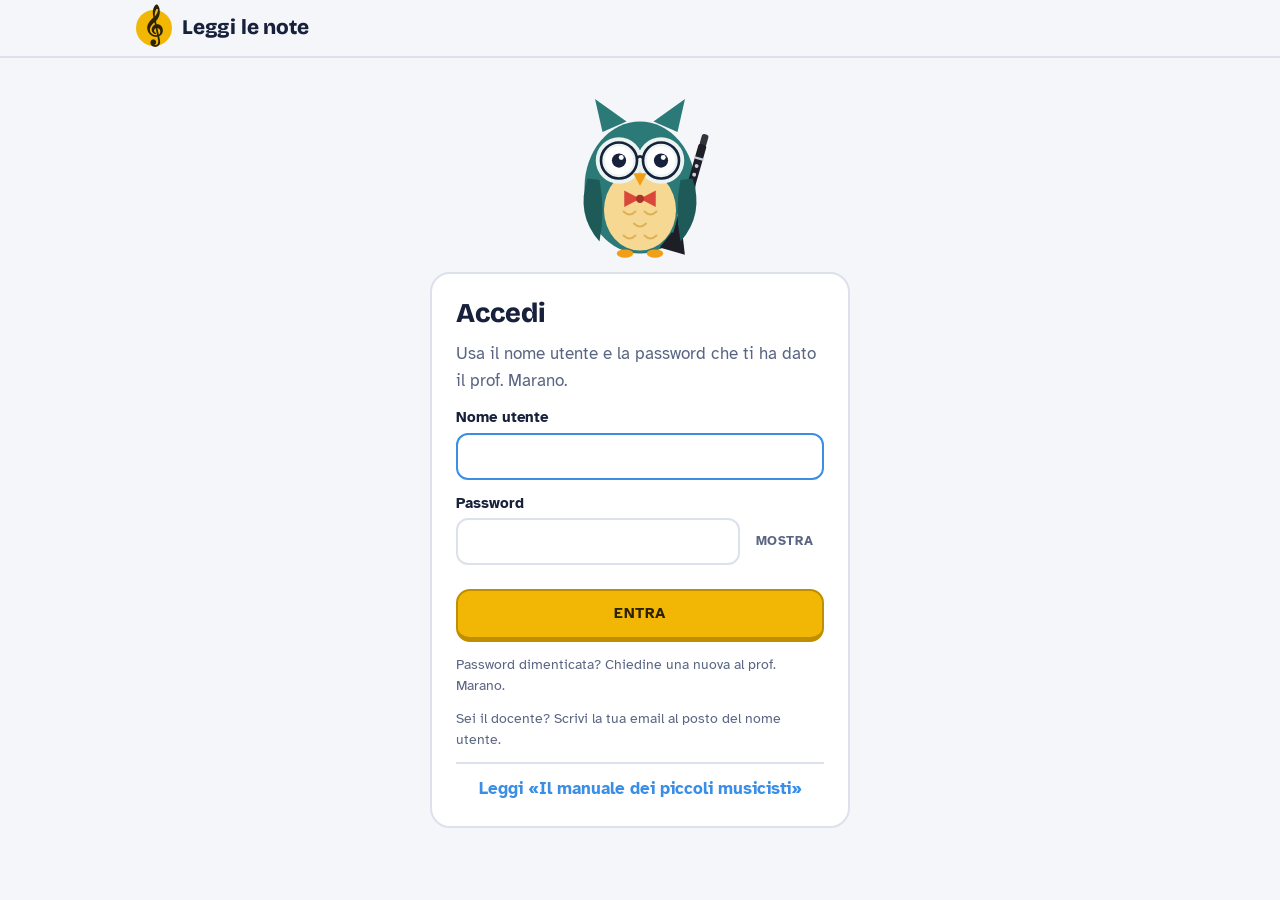
<file: index.html>
<!doctype html>
<html lang="it">
<head>
<meta charset="utf-8">
<meta name="viewport" content="width=device-width, initial-scale=1, viewport-fit=cover">
<title>Leggi le note</title>
<link rel="preconnect" href="https://fonts.googleapis.com">
<link rel="preconnect" href="https://fonts.gstatic.com" crossorigin>
<link rel="stylesheet" href="https://fonts.googleapis.com/css2?family=Atkinson+Hyperlegible:ital,wght@0,400;0,700;1,400&family=Bricolage+Grotesque:opsz,wght@12..96,600..800&family=Noto+Music&display=swap">
<link rel="stylesheet" href="css/stile.css?v=20261101b">
</head>
<body>
<header class="top">
  <div class="top-in">
    <div class="brand"><span class="brand-mark" aria-hidden="true">&#x1D11E;</span><span>Leggi le note</span></div>
    <nav class="tabs" aria-label="Sezioni">
      <button class="tab" id="tab-percorso" data-view="percorso">Percorso</button>
      <button class="tab" id="tab-classe" data-view="classe">Classe</button>
      <button class="tab" id="tab-lezioni" data-view="lezioni">Lezioni</button>
      <button class="tab" id="tab-profilo" data-view="profilo">Profilo</button>
      <a class="tab" href="manuale.html">Manuale</a>
      <button class="tab" id="tab-docente" data-view="docente" hidden>Docente</button>
    </nav>
    <div class="stats-top">
      <span class="stat-chip" id="chipSerie" title="Giorni di fila con almeno un allenamento"></span>
      <span class="stat-chip" id="chipXp" title="Punti esperienza"></span>
      <span class="stat-chip" id="chipEnergia"></span>
    </div>
  </div>
</header>

<main>
  <section class="view" id="v-accesso" hidden>
    <div class="col">
      <div class="login">
        <div class="login-owl" id="loginOwl"></div>
        <form class="login-card" id="loginForm" novalidate>
          <h1>Accedi</h1>
          <p class="muted">Usa il nome utente e la password che ti ha dato il prof. Marano.</p>
          <label class="fld"><span>Nome utente</span><input class="field" id="lUser" autocomplete="username" autocapitalize="none" spellcheck="false" required></label>
          <label class="fld"><span>Password</span><span class="pw-row"><input class="field" id="lPass" type="password" autocomplete="current-password" required><button type="button" class="btn-plain" id="lShow">Mostra</button></span></label>
          <p class="err" id="lErr" role="alert"></p>
          <button class="btn3d primary" type="submit" id="lGo">Entra</button>
          <p class="muted small">Password dimenticata? Chiedine una nuova al prof. Marano.</p>
          <p class="muted small">Sei il docente? Scrivi la tua email al posto del nome utente.</p>
          <a class="manual-link" href="manuale.html">Leggi «Il manuale dei piccoli musicisti»</a>
        </form>
        <form class="login-card" id="teacherForm" novalidate hidden>
          <h1>Account docente</h1>
          <p class="muted">Crea l'account con cui gestirai classi e studenti. Dopo la creazione va attivato una sola volta.</p>
          <label class="fld"><span>Email</span><input class="field" id="tEmail" type="email" autocomplete="email" required></label>
          <label class="fld"><span>Password (almeno 10 caratteri)</span><input class="field" id="tPass" type="password" autocomplete="new-password" required></label>
          <label class="fld"><span>Ripeti la password</span><input class="field" id="tPass2" type="password" autocomplete="new-password" required></label>
          <p class="err" id="tErr" role="alert"></p>
          <button class="btn3d primary" type="submit" id="tGo">Crea account docente</button>
        </form>
      </div>
    </div>
  </section>

  <section class="view" id="v-classe" hidden>
    <div class="col" id="classe"></div>
  </section>

  <section class="view" id="v-docente" hidden>
    <div class="wide" id="docente"></div>
  </section>

  <section class="view" id="v-percorso" hidden>
    <div class="col">
      <div class="hero" id="hero"></div>
      <div id="path"></div>
    </div>
  </section>

  <section class="view" id="v-lezioni" hidden>
    <div class="wide">
      <div class="lessons">
        <nav class="toc" aria-label="Elenco lezioni">
          <div class="eyebrow">Lezioni</div>
          <ol id="toc"></ol>
        </nav>
        <article class="lesson" id="lesson"></article>
      </div>
    </div>
  </section>

  <section class="view" id="v-profilo" hidden>
    <div class="col" id="profilo"></div>
  </section>

  <section class="view" id="v-sessione" hidden>
    <div class="sess">
      <div class="sess-top">
        <button class="icon-btn" id="exitBtn" aria-label="Esci dalla tappa">
          <svg viewBox="0 0 24 24" aria-hidden="true"><path d="M6 6l12 12M18 6L6 18" stroke="currentColor" stroke-width="2.6" stroke-linecap="round"/></svg>
        </button>
        <div class="pbar" aria-hidden="true"><i id="pFill"></i></div>
        <span class="sess-count" id="sessCount">1/10</span>
      </div>
      <div class="sess-body">
        <h2 class="prompt" id="prompt">Come si chiama questa nota?</h2>
        <div class="stage" id="stage"></div>
        <div class="answers" id="answers"></div>
        <div class="piano-wrap" id="pianoWrap" hidden><div class="piano" id="piano"></div></div>
        <p class="hint" id="hint"></p>
      </div>
    </div>
  </section>

  <section class="view" id="v-esito" hidden>
    <div class="col" id="esito"></div>
  </section>
</main>

<div class="sheet" id="sheet" hidden>
  <div class="sheet-in">
    <div class="sheet-owl" id="sheetOwl"></div>
    <div class="sheet-text">
      <strong id="sheetTitle"></strong>
      <span id="sheetMsg"></span>
    </div>
    <button class="btn3d" id="sheetBtn">Continua</button>
  </div>
</div>

<div class="modal" id="exitModal" hidden>
  <div class="modal-card" role="dialog" aria-modal="true" aria-labelledby="exitTitle">
    <div id="exitOwl"></div>
    <h3 id="exitTitle">Vuoi davvero uscire?</h3>
    <p>Se esci adesso, questa tappa non verrà conteggiata.</p>
    <div class="modal-actions">
      <button class="btn3d primary" id="stayBtn">Continua a giocare</button>
      <button class="btn-plain" id="leaveBtn">Esci</button>
    </div>
  </div>
</div>

<div class="toast" id="toast" role="status" aria-live="polite" hidden></div>
<div id="printArea"></div>

<script src="js/vendor/supabase.min.js"></script>
<script src="js/config.js?v=20261101b"></script>
<script src="js/dati.js?v=20261101b"></script>
<script src="js/progressi.js?v=20261101b"></script>
<script src="js/medaglie.js?v=20261101b"></script>
<script src="js/evento.js?v=20261101b"></script>
<script src="js/suono.js?v=20261101b"></script>
<script src="js/pentagramma.js?v=20261101b"></script>
<script src="js/ritmo.js?v=20261101b"></script>
<script src="js/diteggiatura.js?v=20261101b"></script>
<script src="js/segni.js?v=20261101b"></script>
<script src="js/gufo.js?v=20261101b"></script>
<script src="js/lezioni.js?v=20261101b"></script>
<script src="js/account.js?v=20261101b"></script>
<script src="js/docente.js?v=20261101b"></script>
<script src="js/classe.js?v=20261101b"></script>
<script src="js/app.js?v=20261101b"></script>
</body>
</html>
</file>
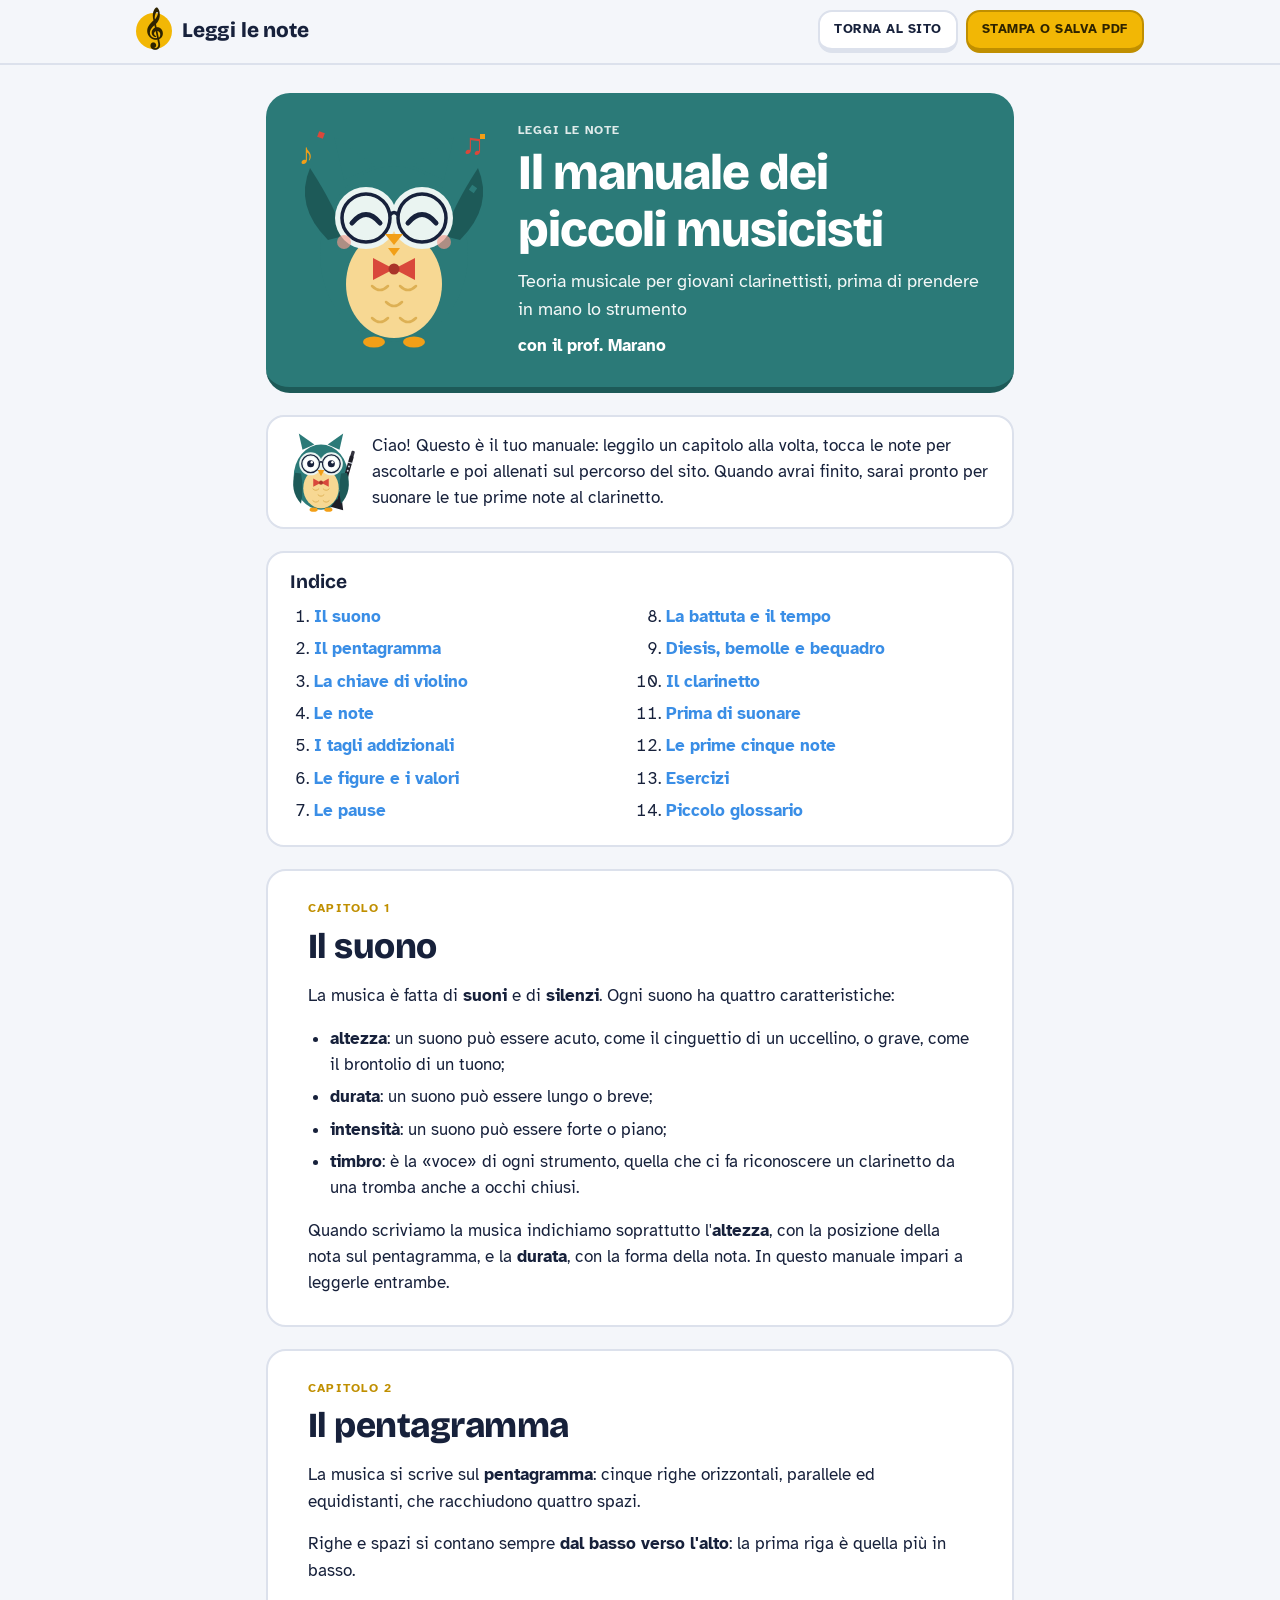
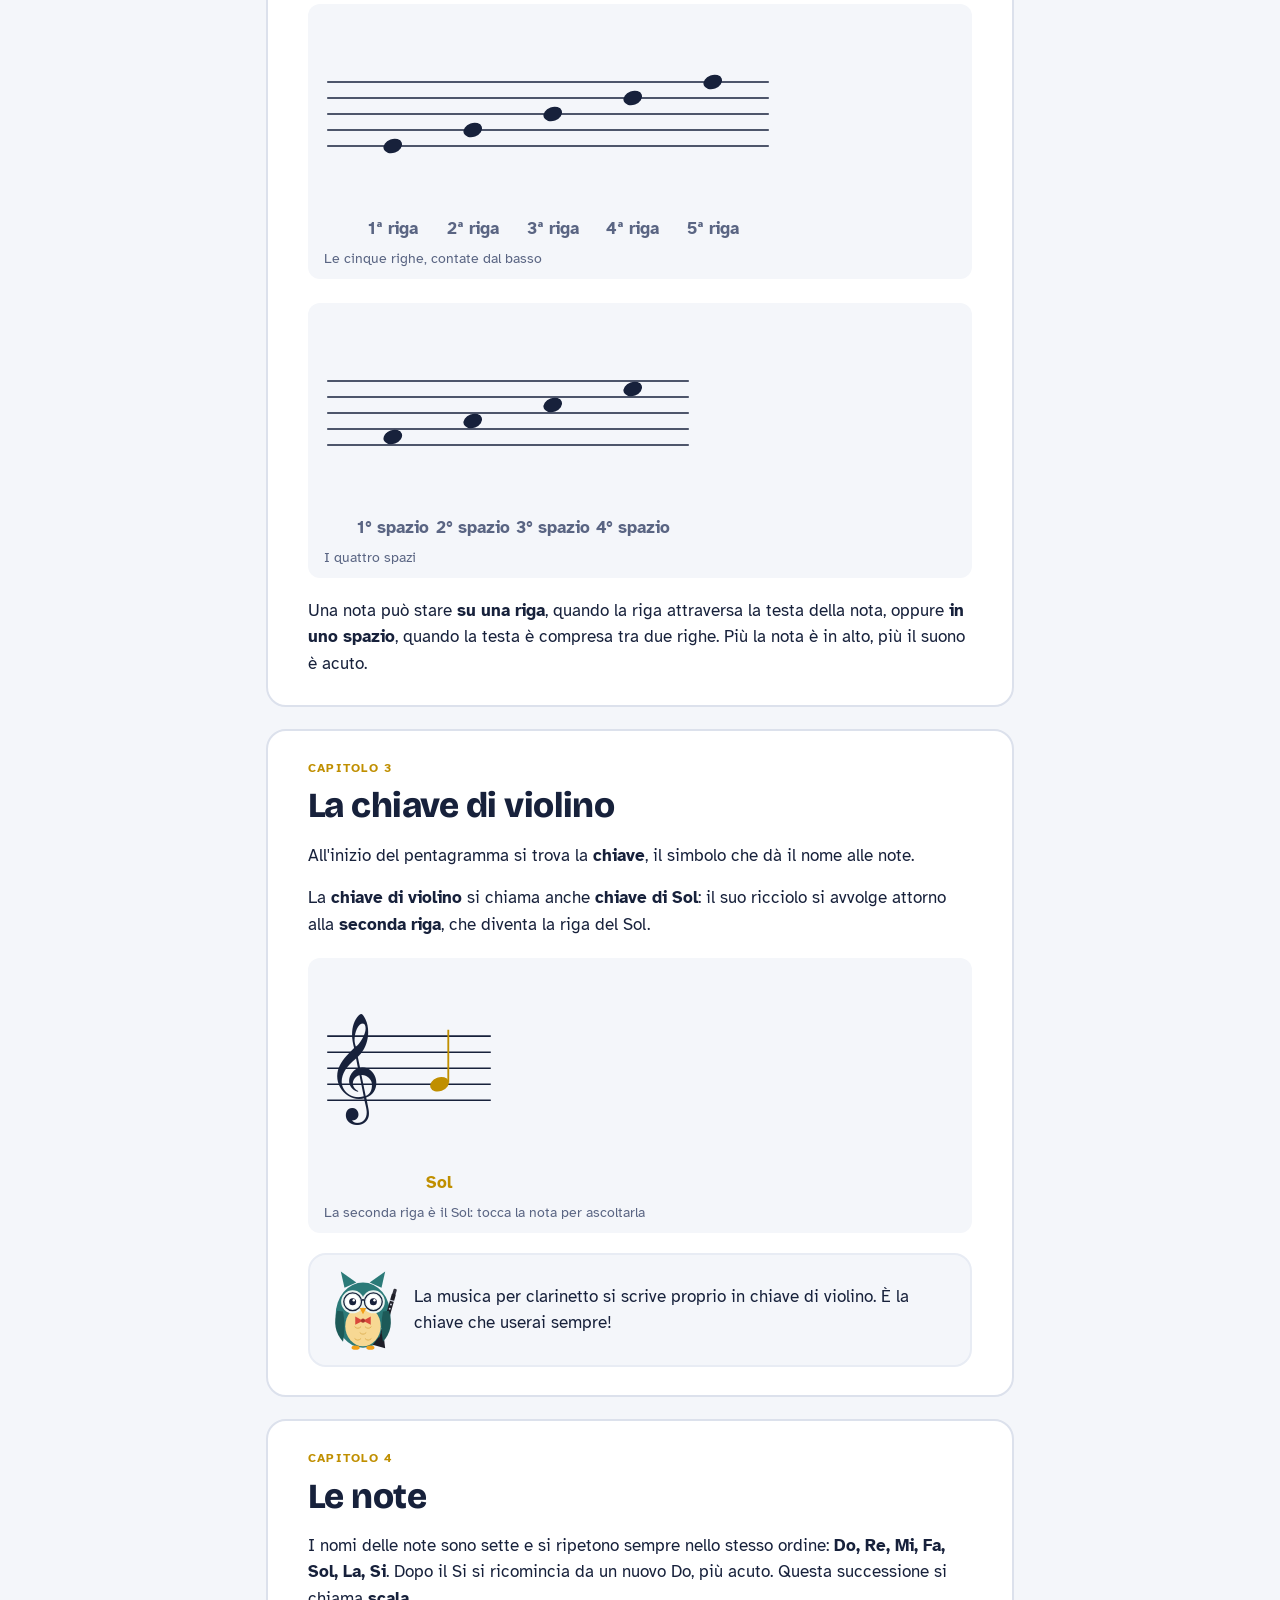
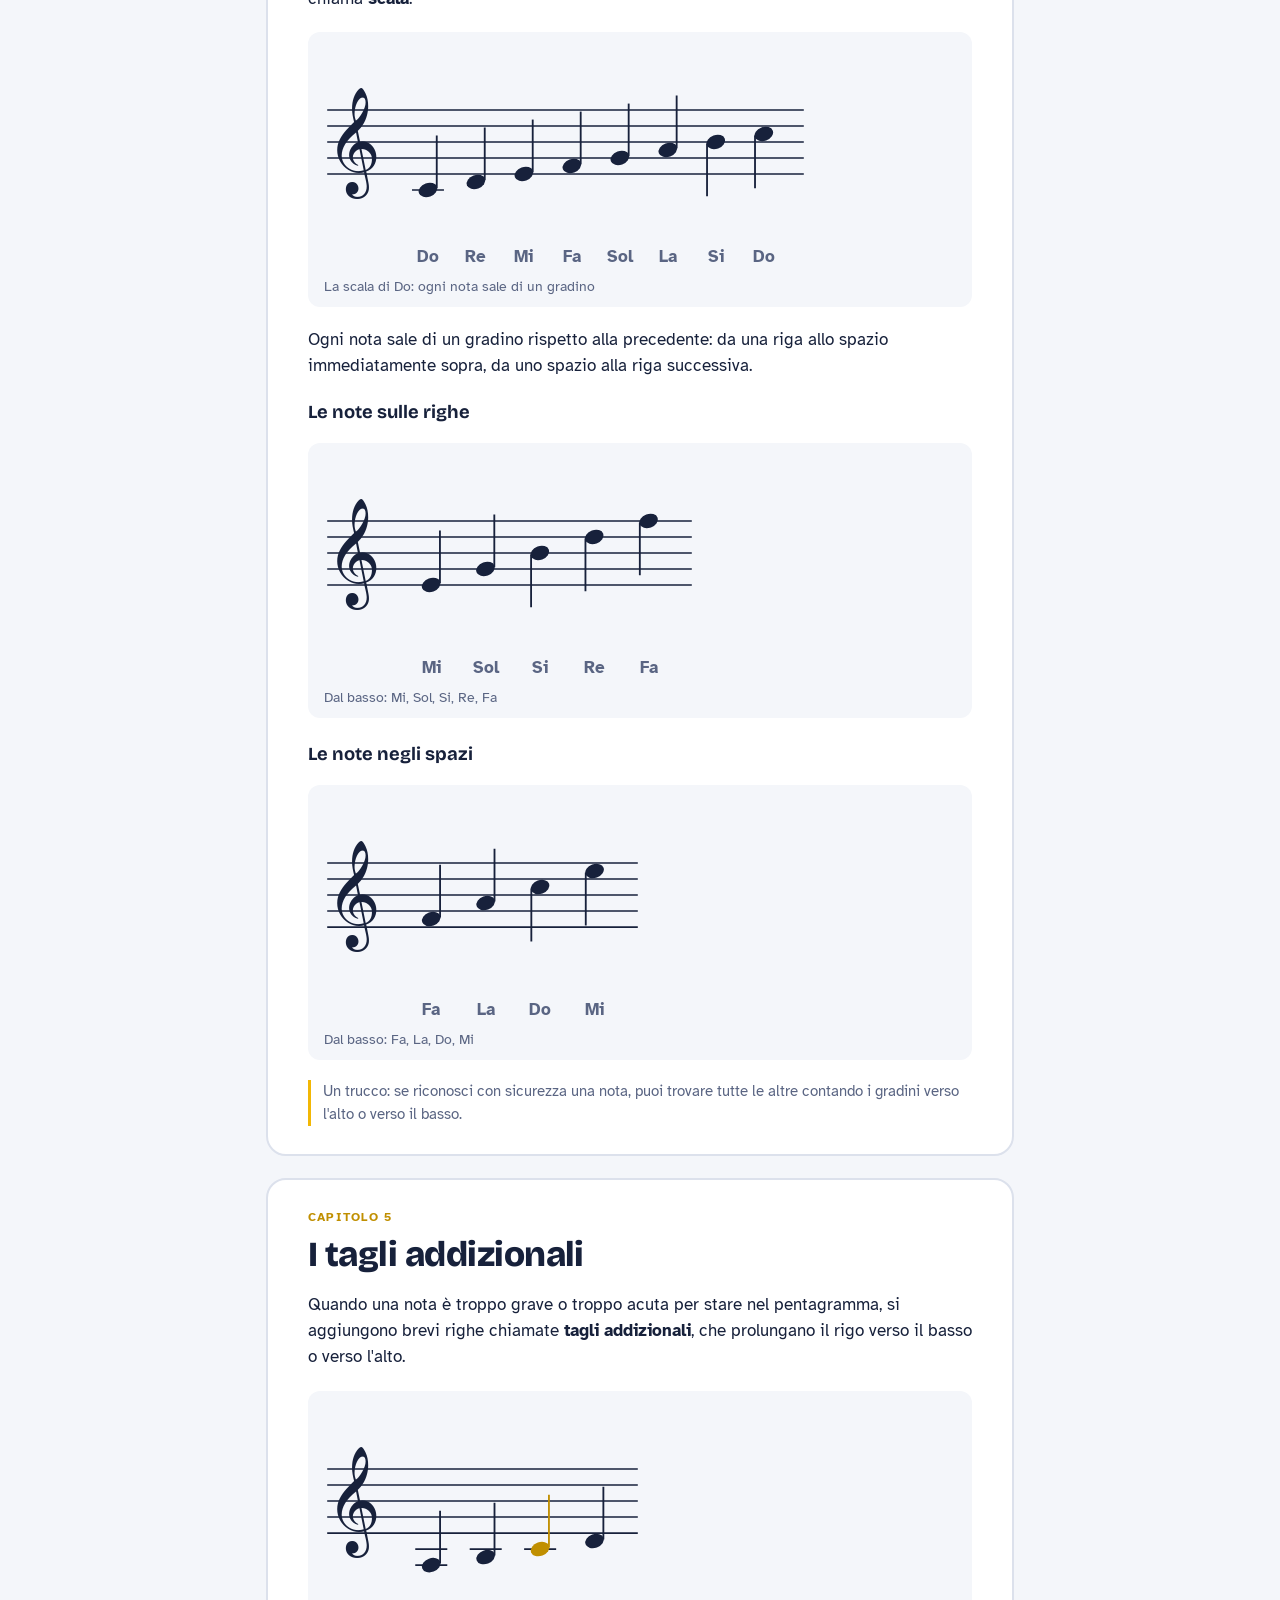
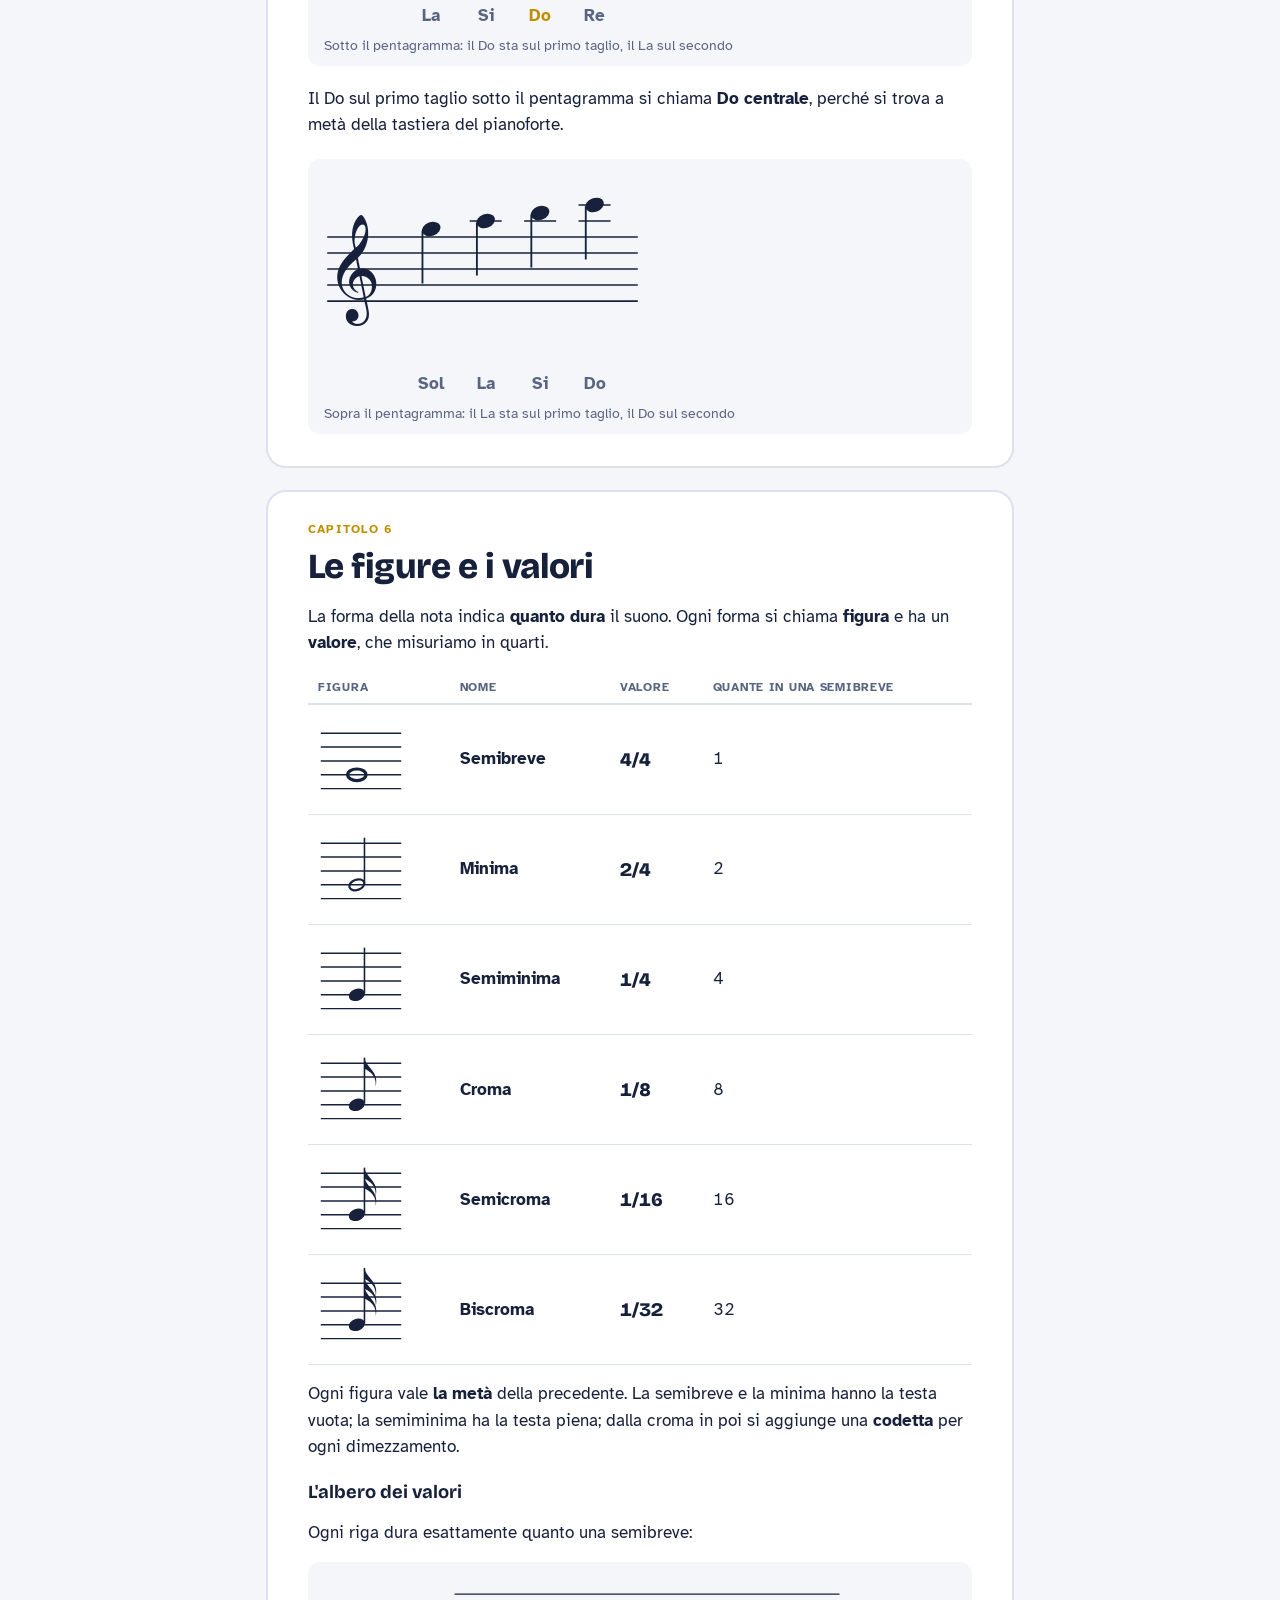
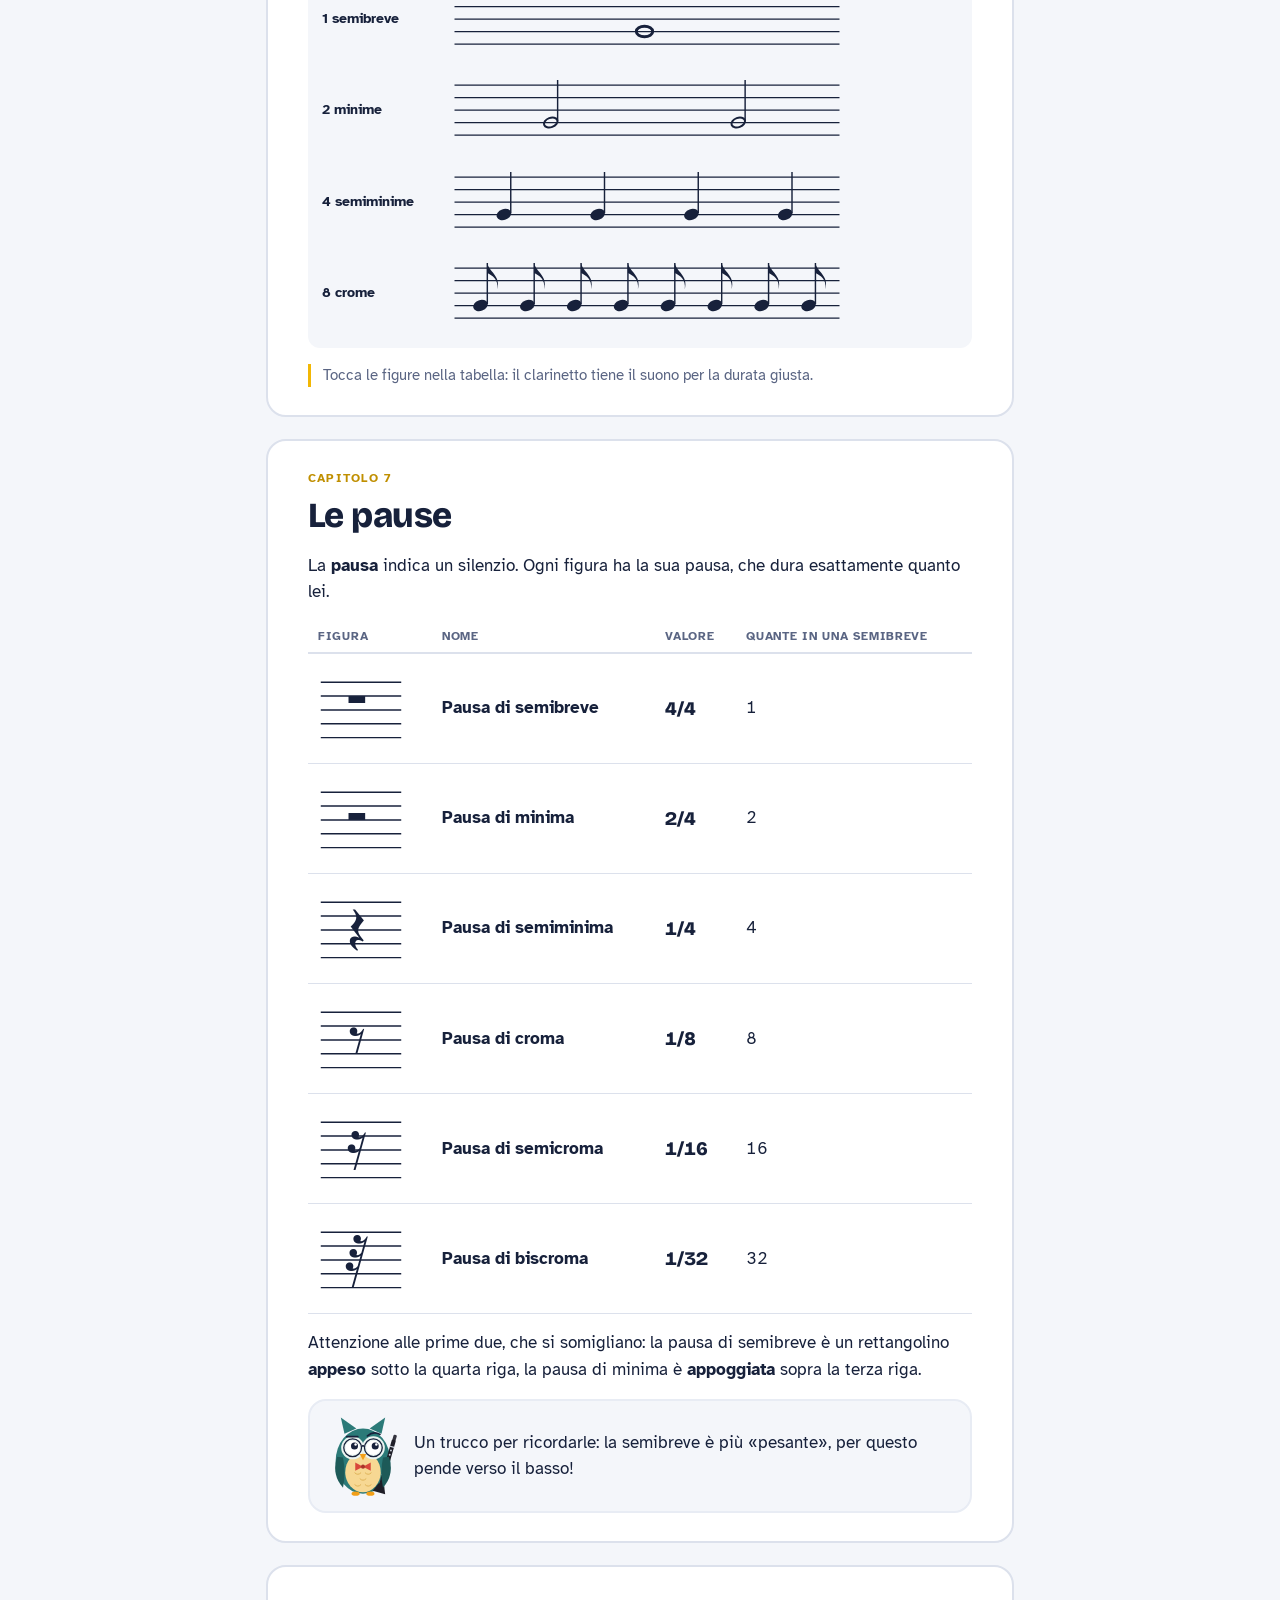
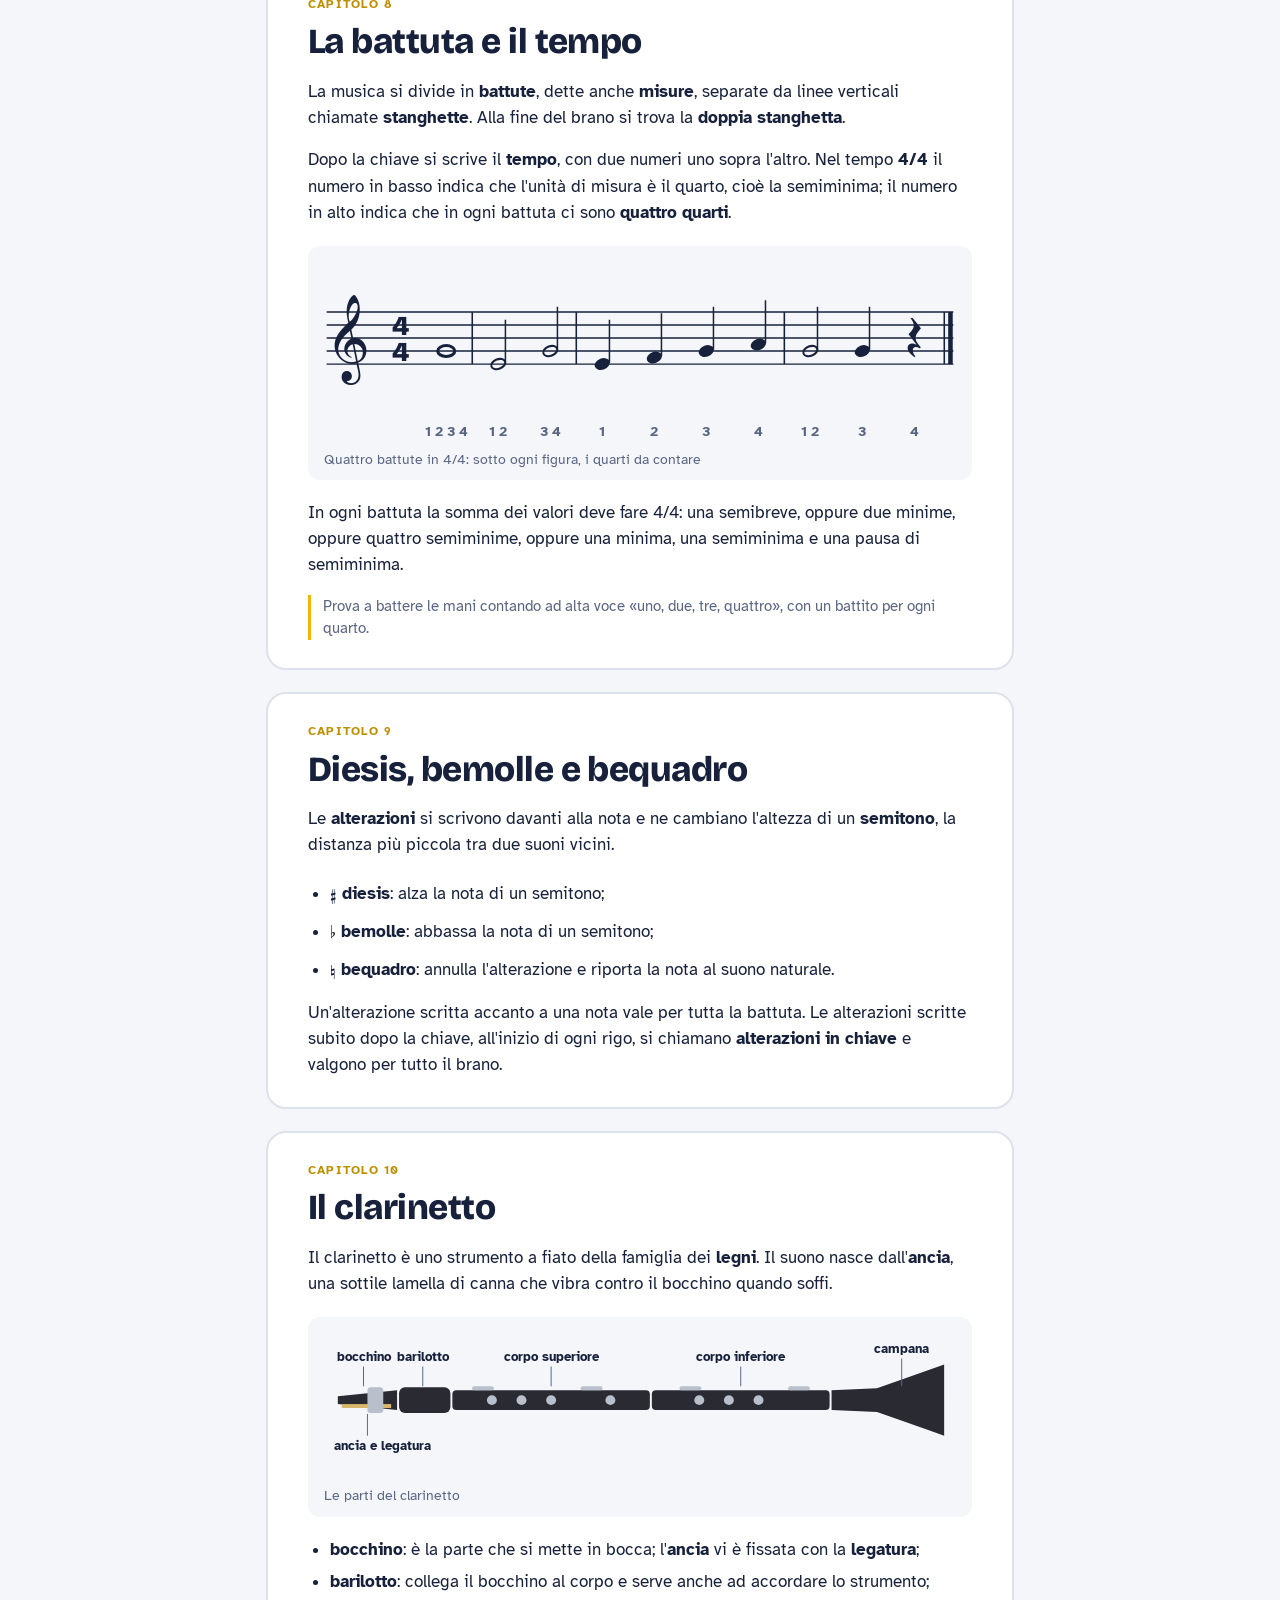
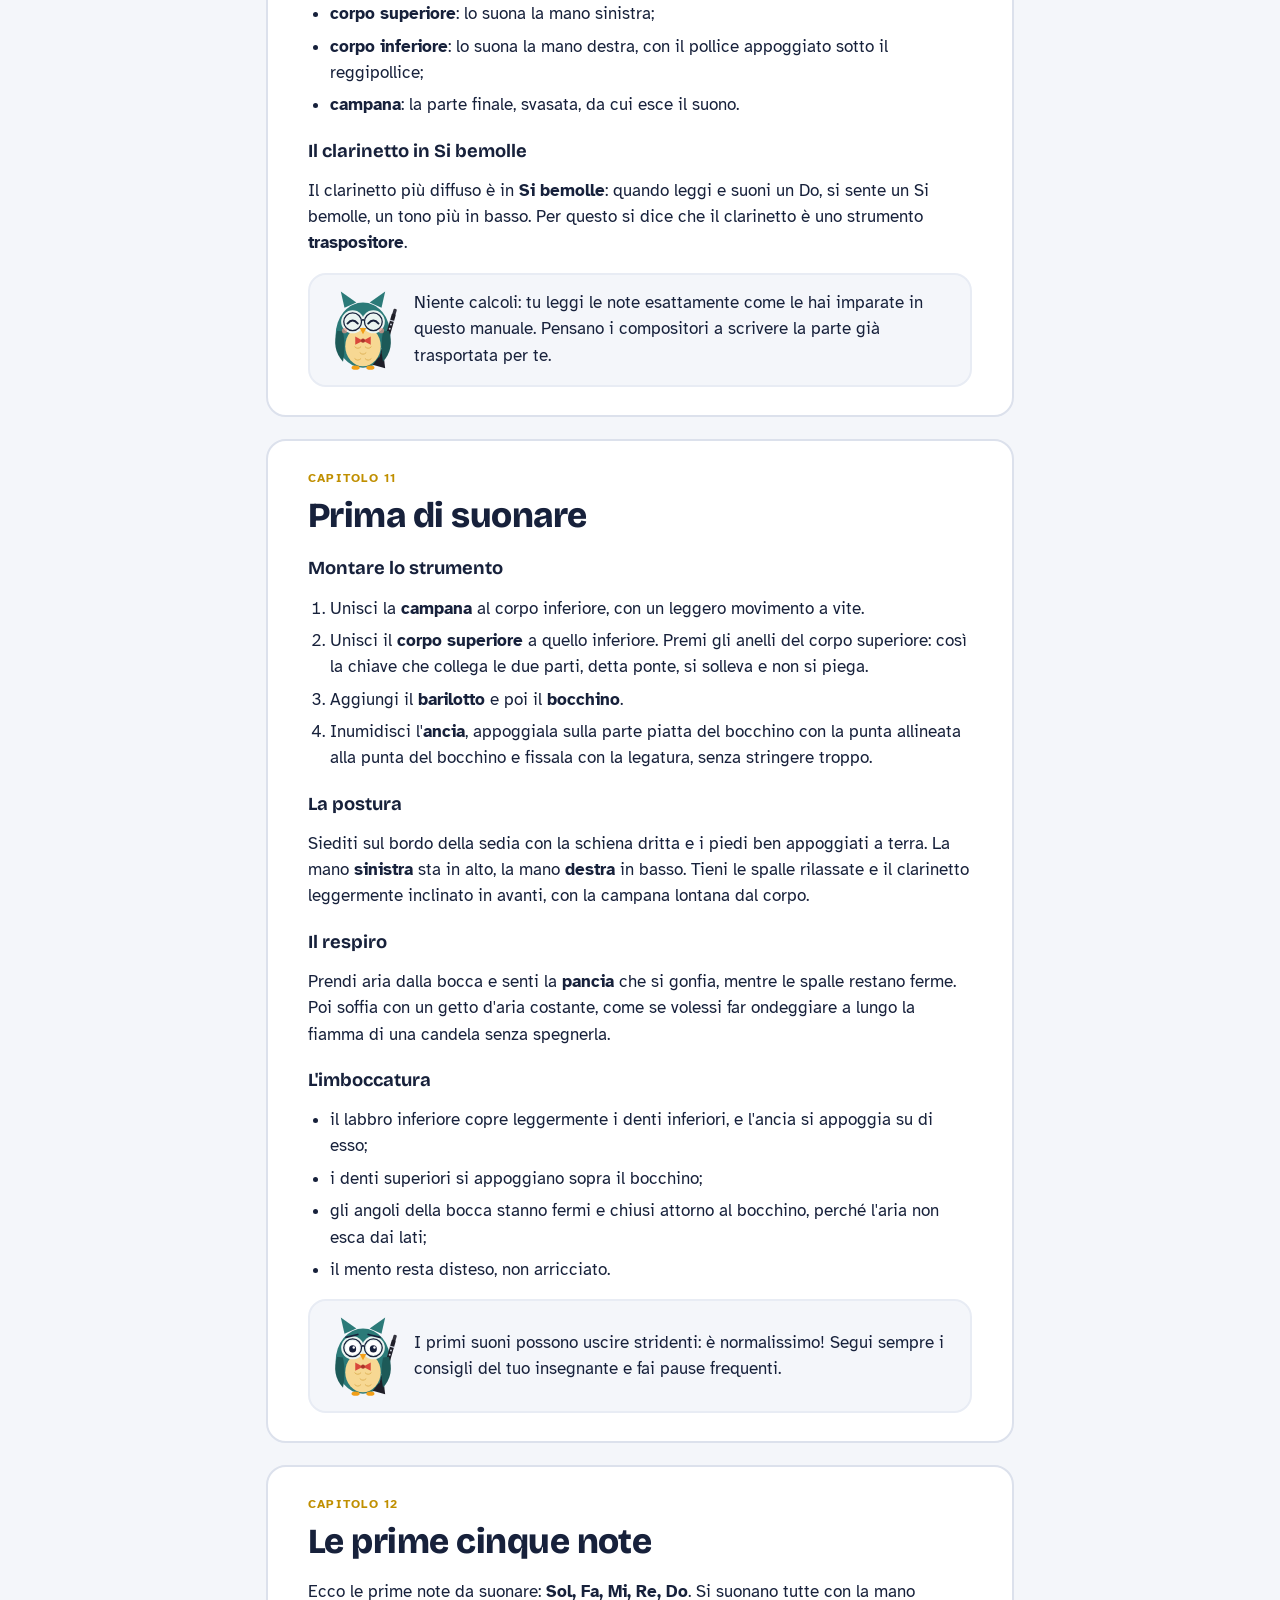
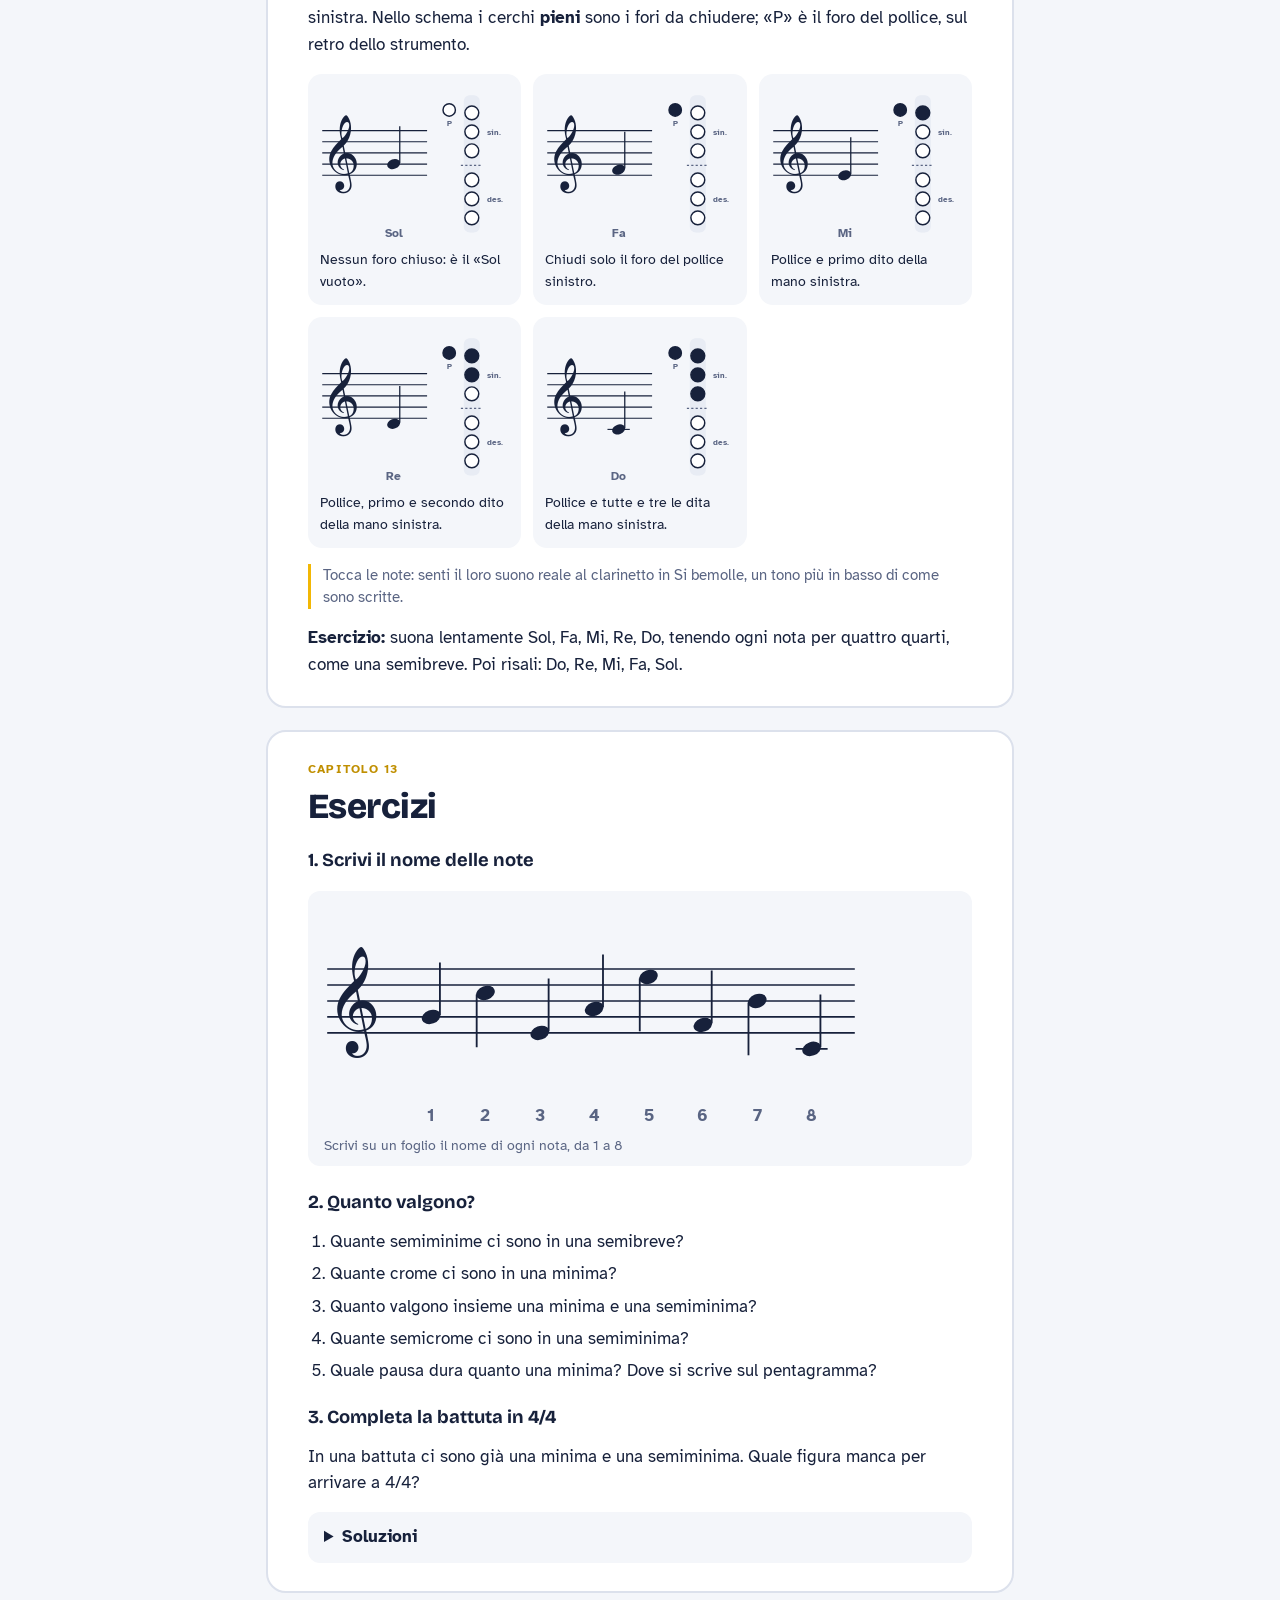
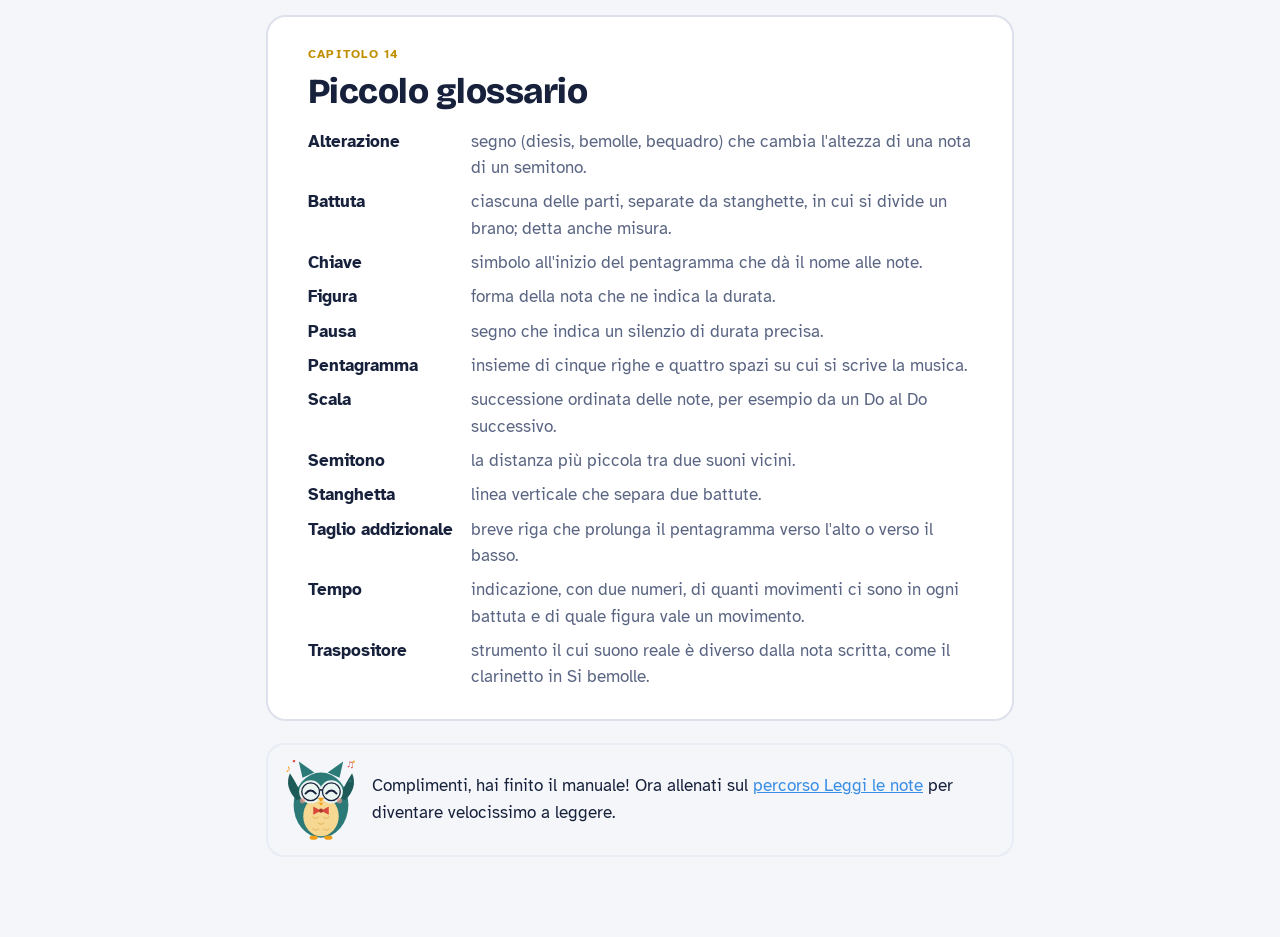
<file: manuale.html>
<!doctype html>
<html lang="it">
<head>
<meta charset="utf-8">
<meta name="viewport" content="width=device-width, initial-scale=1, viewport-fit=cover">
<title>Il manuale dei piccoli musicisti</title>
<link rel="preconnect" href="https://fonts.googleapis.com">
<link rel="preconnect" href="https://fonts.gstatic.com" crossorigin>
<link rel="stylesheet" href="https://fonts.googleapis.com/css2?family=Atkinson+Hyperlegible:ital,wght@0,400;0,700;1,400&family=Bricolage+Grotesque:opsz,wght@12..96,600..800&family=Noto+Music&display=swap">
<link rel="stylesheet" href="css/stile.css">
<link rel="stylesheet" href="css/manuale.css">
</head>
<body class="libro">
<header class="top">
  <div class="top-in">
    <a class="brand" href="./"><span class="brand-mark" aria-hidden="true">&#x1D11E;</span><span>Leggi le note</span></a>
    <div class="m-actions">
      <a class="btn3d" href="./">Torna al sito</a>
      <button class="btn3d primary" id="printBtn">Stampa o salva PDF</button>
    </div>
  </div>
</header>

<main class="book" id="libro"></main>

<script src="js/dati.js"></script>
<script src="js/progressi.js"></script>
<script src="js/suono.js"></script>
<script src="js/pentagramma.js"></script>
<script src="js/gufo.js"></script>
<script src="js/manuale.js"></script>
</body>
</html>
</file>
<file: css/stile.css>
/* Layout: app a colonna centrale. Percorso a serpentina di tappe rotonde, raggruppate in unità colorate;
   la tappa si gioca a schermo intero con un pannello di risposta che sale dal basso. */
:root {
  --paper: #F4F6FA;
  --surface: #FFFFFF;
  --ink: #17213B;
  --muted: #5A6583;
  --line: #DCE1EC;
  --line-strong: #A3ADC4;
  --accent: #F2B705;
  --accent-shade: #C08F00;
  --accent-ink: #2E2300;
  --chiave-dx: #8CC8F5; --chiave-dx-s: #3E8FCC; --chiave-dx-ink: #0D2A40;
  --ok: #2A9D5C;
  --ok-shade: #1E7746;
  --ok-soft: #DDF3E6;
  --bad: #D7443E;
  --bad-shade: #A8302B;
  --bad-soft: #FBE3E1;
  --locked: #E1E5ED;
  --locked-shade: #C3CAD8;
  --locked-ink: #98A2B8;
  --staff: #17213B;
  --soft: #E8ECF4;
  --flame: #F27A1A;
  --gem: #3A8EE6;
  --energy: #E5A400;
  --energy-ink: #8F5E00;
  --u0: #2B7A78; --u0s: #1D5A58;
  --u1: #D9603B; --u1s: #A9472A;
  --u2: #3D6FD1; --u2s: #2A52A6;
  --u3: #8A4FA3; --u3s: #683A7C;
  --on-unit: #FFFFFF;
  --key-white: #FBFCFE;
  --key-black: #1B2032;
  --key-label: #5A6583;
  --display: "Bricolage Grotesque", "Segoe UI", system-ui, sans-serif;
  --body: "Atkinson Hyperlegible", "Segoe UI", system-ui, sans-serif;
  --music: "Noto Music", "Segoe UI Symbol", "Apple Symbols", serif;
}
@media (prefers-color-scheme: dark) {
  :root:not([data-theme="light"]) {
    --paper: #0F1424; --surface: #182036; --ink: #E7EBF5; --muted: #9DA7C2; --line: #2B3554; --line-strong: #4B5778;
    --accent: #F5C33B; --accent-shade: #B88A10; --accent-ink: #231A00;
    --ok: #45C384; --ok-shade: #2C8C5B; --ok-soft: #173426; --bad: #FF6E6E; --bad-shade: #C24848; --bad-soft: #3A1C21;
    --locked: #252E48; --locked-shade: #1A2236; --locked-ink: #56627F; --staff: #E7EBF5; --soft: #1F2943;
    --key-white: #E3E7EF; --key-black: #0B0F1A; --key-label: #3B4560; --energy-ink: #F5C33B; color-scheme: dark;
  }
}
:root[data-theme="dark"] {
  --paper: #0F1424; --surface: #182036; --ink: #E7EBF5; --muted: #9DA7C2; --line: #2B3554; --line-strong: #4B5778;
  --accent: #F5C33B; --accent-shade: #B88A10; --accent-ink: #231A00;
  --ok: #45C384; --ok-shade: #2C8C5B; --ok-soft: #173426; --bad: #FF6E6E; --bad-shade: #C24848; --bad-soft: #3A1C21;
  --locked: #252E48; --locked-shade: #1A2236; --locked-ink: #56627F; --staff: #E7EBF5; --soft: #1F2943;
  --key-white: #E3E7EF; --key-black: #0B0F1A; --key-label: #3B4560; --energy-ink: #F5C33B; color-scheme: dark;
}

* { box-sizing: border-box; }
html, body { margin: 0; }
body { background: var(--paper); color: var(--ink); font-family: var(--body); font-size: 17px; line-height: 1.55; }
button, input, select { font: inherit; color: inherit; }
button { cursor: pointer; }
button:focus-visible, [tabindex]:focus-visible, select:focus-visible, input:focus-visible { outline: 3px solid var(--gem); outline-offset: 2px; }
h1, h2, h3 { font-family: var(--display); line-height: 1.15; text-wrap: balance; margin: 0; }
p { margin: 0; }
[hidden] { display: none !important; }
.eyebrow { font-size: 0.78rem; font-weight: 700; letter-spacing: 0.08em; text-transform: uppercase; color: var(--muted); }

/* Barra superiore */
.top { position: sticky; top: env(safe-area-inset-top, 0px); z-index: 10; background: var(--paper); border-bottom: 2px solid var(--line); }
.top-in { max-width: 1040px; margin: 0 auto; padding-inline: 16px; padding-block: 10px; display: flex; flex-wrap: wrap; align-items: center; gap: 8px 22px; }
.brand { display: flex; align-items: center; gap: 10px; font-family: var(--display); font-weight: 800; font-size: 1.3rem; letter-spacing: -0.01em; }
.brand-mark { display: grid; place-items: center; width: 36px; height: 36px; border-radius: 50%; background: var(--accent); color: var(--accent-ink); font-family: var(--music); font-size: 24px; line-height: 1; padding-bottom: 4px; }
.tabs { display: flex; gap: 2px; overflow-x: auto; max-width: 100%; }
.tab { background: none; border: 0; padding: 8px 11px; border-bottom: 3px solid transparent; font-weight: 700; color: var(--muted); }
.tab[aria-current="page"] { color: var(--ink); border-bottom-color: var(--accent); }
.stats-top { margin-left: auto; display: flex; gap: 8px; }
.stat-chip { display: inline-flex; align-items: center; gap: 6px; font-weight: 800; font-family: var(--display); font-size: 1.05rem; padding: 4px 10px; border-radius: 999px; background: var(--surface); border: 2px solid var(--line); font-variant-numeric: tabular-nums; }
.stat-chip svg { width: 20px; height: 20px; }
.stat-chip.spenta { color: var(--muted); }
body.in-sessione .top { display: none; }

.col { max-width: 620px; margin: 0 auto; padding-inline: 16px; padding-block: 24px 64px; }
.wide { max-width: 1040px; margin: 0 auto; padding-inline: 16px; padding-block: 24px 64px; }

/* Bottoni "in rilievo" */
/* Niente selezione blu del testo né riquadro del tocco sui pulsanti (smartphone). */
button { -webkit-tap-highlight-color: transparent; -webkit-user-select: none; user-select: none; }
.btn3d { --b: var(--surface); --s: var(--line); --t: var(--ink); background: var(--b); color: var(--t); border: 2px solid var(--s); border-bottom-width: 5px; border-radius: 14px; padding: 11px 20px; font-weight: 800; letter-spacing: 0.04em; text-transform: uppercase; font-size: 0.95rem; transition: transform 0.06s; }
.btn3d:active { transform: translateY(3px); border-bottom-width: 2px; }
.btn3d.primary { --b: var(--accent); --s: var(--accent-shade); --t: var(--accent-ink); }
.btn3d.go-ok { --b: var(--ok); --s: var(--ok-shade); --t: #FFFFFF; }
.btn3d.go-bad { --b: var(--bad); --s: var(--bad-shade); --t: #FFFFFF; }
.btn-plain { background: none; border: 0; color: var(--muted); font-weight: 800; letter-spacing: 0.04em; text-transform: uppercase; font-size: 0.9rem; padding: 10px; }

/* Gufo */
.gufo { display: block; width: 100%; height: auto; }

/* Home: gufo che parla */
.hero { display: grid; grid-template-columns: 120px minmax(0, 1fr); gap: 14px; align-items: center; margin-bottom: 10px; }
.bubble { position: relative; background: var(--surface); border: 2px solid var(--line); border-radius: 18px; padding: 14px 16px; display: grid; gap: 10px; }
.bubble::before { content: ""; position: absolute; left: -11px; top: 34px; width: 18px; height: 18px; background: var(--surface); border-left: 2px solid var(--line); border-bottom: 2px solid var(--line); transform: rotate(45deg); }
.bubble h1 { font-size: 1.35rem; font-weight: 800; }
.bubble p { color: var(--muted); }
.bubble .btn3d { justify-self: start; }

/* Percorso */
.unit { margin-top: 26px; }
.unit-banner { --u: var(--u0); --us: var(--u0s); background: var(--u); color: var(--on-unit); border-radius: 16px; border-bottom: 5px solid var(--us); padding: 14px 16px; display: flex; justify-content: space-between; align-items: center; gap: 12px; }
.unit-banner .eyebrow { color: inherit; opacity: 0.85; }
.unit-banner h2 { font-size: 1.25rem; font-weight: 800; }
.unit-banner p { font-size: 0.92rem; opacity: 0.92; }
.guide-btn { flex: none; background: transparent; color: inherit; border: 2px solid rgb(255 255 255 / 0.55); border-radius: 12px; padding: 8px 12px; font-weight: 800; font-size: 0.82rem; letter-spacing: 0.05em; text-transform: uppercase; display: inline-flex; gap: 6px; align-items: center; }
.guide-btn svg { width: 18px; height: 18px; }
.nodes { display: grid; justify-items: center; gap: 22px; padding-block: 30px 6px; }
.node-wrap { position: relative; display: grid; justify-items: center; gap: 6px; transform: translateX(var(--x, 0px)); }
.node { width: 74px; height: 68px; border-radius: 50%; border: 0; background: var(--u, var(--u0)); color: var(--on-unit); box-shadow: 0 7px 0 var(--us, var(--u0s)); display: grid; place-items: center; transition: transform 0.08s, box-shadow 0.08s; }
.node:active { transform: translateY(5px); box-shadow: 0 2px 0 var(--us); }
.node svg { width: 34px; height: 34px; }
.node.locked { background: var(--locked); box-shadow: 0 7px 0 var(--locked-shade); color: var(--locked-ink); }
.node.done { background: var(--accent); box-shadow: 0 7px 0 var(--accent-shade); color: var(--accent-ink); }
.node.current { outline: 5px solid var(--surface); box-shadow: 0 7px 0 var(--us), 0 0 0 10px var(--line); }
.node-stars { display: flex; gap: 1px; font-size: 0.95rem; line-height: 1; }
.node-stars .on { color: var(--accent); }
.node-stars .off { color: var(--line-strong); }
.node-label { font-size: 0.8rem; font-weight: 700; color: var(--muted); max-width: 140px; text-align: center; line-height: 1.2; }
.start-tip { position: absolute; bottom: calc(100% + 10px); left: 50%; transform: translateX(-50%); background: var(--surface); border: 2px solid var(--line); border-radius: 12px; padding: 6px 12px; font-weight: 800; font-size: 0.85rem; letter-spacing: 0.05em; text-transform: uppercase; color: var(--u, var(--ink)); white-space: nowrap; animation: bob 1.6s ease-in-out infinite; }
.start-tip::after { content: ""; position: absolute; top: 100%; left: 50%; margin-left: -7px; border: 7px solid transparent; border-top-color: var(--line); }
@keyframes bob { 0%, 100% { transform: translate(-50%, 0); } 50% { transform: translate(-50%, -5px); } }
/* Medaglie */
.medaglia { --mc: var(--u0); flex: none; display: grid; place-items: center; width: 56px; height: 56px; border-radius: 50%; background: var(--mc); box-shadow: 0 4px 0 rgb(0 0 0 / 0.22), inset 0 0 0 4px rgb(255 255 255 / 0.28); color: #FFFFFF; }
.medaglia span { font-family: var(--music); font-size: calc(1.9rem * var(--ms, 1)); line-height: 1; transform: translateY(calc(-0.06em + var(--my, 0em))); white-space: nowrap; }
.medaglia.spenta { background: var(--locked); color: var(--locked-ink); box-shadow: inset 0 0 0 4px var(--locked-shade); }
.medaglie-sez { margin: 22px 0; display: grid; gap: 12px; }
.medaglie-sez h2 { font-size: 1.3rem; }
.med-grid { display: grid; grid-template-columns: repeat(auto-fill, minmax(150px, 1fr)); gap: 10px; }
.med { background: var(--surface); border: 2px solid var(--line); border-radius: 16px; padding: 14px 10px 12px; display: grid; justify-items: center; align-content: start; gap: 4px; text-align: center; }
.med b { font-family: var(--display); font-weight: 800; line-height: 1.2; margin-top: 6px; }
.med > span:not(.medaglia):not(.miss-bar) { color: var(--muted); font-size: 0.82rem; line-height: 1.3; }
.med small { color: var(--muted); font-size: 0.75rem; font-weight: 700; }
.med.presa small { color: var(--ok-shade); }
.med .miss-bar { width: 80%; margin-top: 4px; }
.med-nuove { display: grid; gap: 8px; width: 100%; max-width: 460px; }
.med-nuova { display: flex; align-items: center; gap: 14px; text-align: left; background: var(--surface); border: 2px solid var(--accent); border-radius: 16px; padding: 12px 14px; }
.med-nuova div { display: grid; }
.med-nuova small { font-size: 0.75rem; font-weight: 800; text-transform: uppercase; letter-spacing: 0.06em; color: var(--accent-shade); }
.med-nuova b { font-family: var(--display); font-size: 1.15rem; }
.med-nuova span:not(.medaglia):not(.medaglia span) { color: var(--muted); font-size: 0.9rem; }
.chip-corona { font-family: var(--music); color: var(--gem); margin-left: 6px; font-weight: 700; font-size: 1.5em; line-height: 0.6; position: relative; top: 0.12em; }
.corona-ic, .corona-grande { font-family: var(--music); color: var(--gem); line-height: 1; }
.corona-line { display: flex; gap: 8px; align-items: center; background: var(--soft); border-radius: 12px; padding: 8px 12px; font-weight: 700; color: var(--ink); max-width: 460px; text-align: left; }
.corona-line .corona-ic { font-size: 2.6rem; line-height: 0.8; }
.corone-box { display: grid; grid-template-columns: 44px minmax(0, 1fr); gap: 10px; align-items: start; border-top: 2px solid var(--line); padding-top: 12px; }
.corona-grande { font-size: 3.4rem; line-height: 0.9; text-align: center; }
.corone-box p { font-size: 0.95rem; }
.missioni { margin-top: 18px; background: var(--surface); border: 2px solid var(--line); border-radius: 18px; padding: 16px; display: grid; gap: 12px; }
.miss-head { display: flex; justify-content: space-between; align-items: center; gap: 10px; }
.miss-head h2 { font-size: 1.25rem; font-weight: 800; }
.miss-conta { font-family: var(--display); font-weight: 800; font-size: 1.1rem; background: var(--soft); border-radius: 999px; padding: 2px 12px; font-variant-numeric: tabular-nums; }
.miss-lista { list-style: none; margin: 0; padding: 0; display: grid; gap: 10px; }
.miss { display: grid; grid-template-columns: 28px minmax(0, 1fr) auto; gap: 10px; align-items: center; }
.miss-ic { display: inline-flex; color: var(--accent); }
.miss-ic svg { width: 24px; height: 24px; }
.miss.ok .miss-ic { color: var(--ok); }
.miss-main { display: grid; gap: 4px; min-width: 0; }
.miss-testo { font-weight: 700; line-height: 1.3; }
.miss.ok .miss-testo { color: var(--muted); }
.miss-bar { height: 10px; background: var(--soft); border-radius: 999px; overflow: hidden; }
.miss-bar i { display: block; height: 100%; background: var(--accent); border-radius: inherit; }
.miss.ok .miss-bar i { background: var(--ok); }
.miss-num { font-weight: 800; font-size: 0.9rem; font-variant-numeric: tabular-nums; color: var(--muted); }
.miss.ok .miss-num { color: var(--ok); }
.miss-nota { color: var(--muted); font-size: 0.9rem; }
.miss-fatte { display: grid; gap: 6px; width: 100%; max-width: 460px; }
.miss-fatte p { display: flex; align-items: center; gap: 8px; background: var(--ok-soft); border-radius: 12px; padding: 8px 12px; font-size: 0.95rem; text-align: left; }
.miss-fatte .miss-ic { color: var(--ok); }
.miss-fatte b { margin-left: auto; color: var(--ok-shade); white-space: nowrap; }
.miss-fatte .miss-tutte { justify-content: center; font-weight: 800; background: var(--accent); color: var(--accent-ink); }
.ripasso-card { margin-top: 18px; background: var(--surface); border: 2px solid var(--line); border-left: 6px solid var(--bad); border-radius: 18px; padding: 16px; display: grid; gap: 10px; }
.ripasso-card h2 { font-size: 1.25rem; font-weight: 800; }
.ripasso-card p { color: var(--muted); }
.ripasso-card .fig { justify-self: stretch; }
.ripasso-card .btn3d { justify-self: start; }
.path-end { margin-top: 34px; text-align: center; color: var(--muted); font-weight: 700; }

/* Lezioni */
.lessons { display: grid; grid-template-columns: 240px minmax(0, 1fr); gap: 32px; align-items: start; }
.toc { position: sticky; top: calc(env(safe-area-inset-top, 0px) + 80px); }
.toc ol { list-style: none; margin: 10px 0 0; padding: 0; display: grid; gap: 2px; counter-reset: l; }
.toc li { counter-increment: l; }
.toc button { width: 100%; text-align: left; border: 0; background: none; padding: 8px 10px; border-radius: 10px; display: flex; gap: 10px; align-items: baseline; color: var(--muted); font-weight: 700; font-size: 0.95rem; }
.toc button::before { content: counter(l); font-variant-numeric: tabular-nums; font-size: 0.8rem; min-width: 1.2em; color: var(--line-strong); }
.toc button[aria-current="true"] { background: var(--surface); color: var(--ink); box-shadow: inset 3px 0 0 var(--accent); }
.lesson { background: var(--surface); border: 2px solid var(--line); border-radius: 18px; padding: 30px clamp(18px, 4vw, 40px); display: grid; gap: 18px; min-width: 0; }
.lesson h2 { font-size: clamp(1.7rem, 3.4vw, 2.2rem); font-weight: 800; letter-spacing: -0.015em; }
.lesson p { max-width: 64ch; }
.lesson-bar { display: flex; flex-wrap: wrap; align-items: center; justify-content: space-between; gap: 12px; }
.lesson-nav { display: flex; flex-wrap: wrap; justify-content: space-between; gap: 10px; border-top: 2px solid var(--line); padding-top: 18px; }
.fig { margin: 4px 0; padding: 14px 16px 10px; background: var(--paper); border-radius: 12px; overflow-x: auto; display: grid; gap: 6px; justify-items: start; }
.fig figcaption { font-size: 0.85rem; color: var(--muted); }
.tip { font-size: 0.92rem; color: var(--muted); border-left: 3px solid var(--accent); padding-left: 12px; }
.check { display: inline-flex; align-items: center; gap: 8px; font-size: 0.92rem; font-weight: 700; cursor: pointer; }
.check input { width: 18px; height: 18px; accent-color: var(--accent-shade); }
.tbl-wrap { overflow-x: auto; }
.vtable { border-collapse: collapse; width: 100%; min-width: 420px; font-variant-numeric: tabular-nums; }
.vtable th { text-align: left; font-size: 0.75rem; letter-spacing: 0.06em; text-transform: uppercase; color: var(--muted); padding: 6px 10px; border-bottom: 2px solid var(--line); }
.vtable td { padding: 6px 10px; border-bottom: 1px solid var(--line); vertical-align: middle; }
.vtable td.frac { font-family: var(--display); font-weight: 800; font-size: 1.2rem; }
.vtable .mini .staff { width: 86px !important; }

/* Pentagramma */
.staff { max-width: 100%; height: auto; display: block; overflow: visible; }
.staff .sl, .staff .lg { stroke: var(--staff); stroke-width: 1; }
.staff .hd, .staff .fl, .staff .rs, .staff .rest { fill: var(--staff); }
.staff .hdo { fill: transparent; stroke: var(--staff); }
.staff .stm { stroke: var(--staff); stroke-width: 1.15; }
.staff .clef { fill: var(--staff); font-family: var(--music); }
.staff .tsig { fill: var(--staff); font-family: var(--display); font-weight: 800; font-size: 21px; }
.staff .bar { stroke: var(--staff); stroke-width: 1.2; }
.staff .bar-fine { fill: var(--staff); }
.staff .rest { font-family: var(--music); }
.staff .acc { fill: var(--staff); font-family: var(--music); }
.staff .n.ok .acc { fill: var(--ok); }
.staff .n.bad .acc { fill: var(--bad); }
.staff .lbl { fill: var(--muted); font-family: var(--body); font-size: 10.5px; font-weight: 700; text-anchor: middle; }
.staff .lbl-q { display: none; }
.staff .hit { fill: transparent; }
.staff .n[data-midi] { cursor: pointer; }
.staff .n:focus { outline: none; }
.staff .n:focus-visible .hd, .staff .n:focus-visible .hdo { stroke: var(--gem); stroke-width: 2.4; }
.staff .n.hl .hd, .staff .n.hl .fl { fill: var(--accent-shade); }
.staff .n.hl .stm, .staff .n.hl .hdo { stroke: var(--accent-shade); }
.staff .n.hl .lbl { fill: var(--accent-shade); }
.staff .n.ok .hd, .staff .n.ok .fl, .staff .n.ok .rs, .staff .n.ok .rest { fill: var(--ok); }
.staff .n.ok .stm, .staff .n.ok .hdo { stroke: var(--ok); }
.staff .n.bad .hd, .staff .n.bad .fl, .staff .n.bad .rs, .staff .n.bad .rest { fill: var(--bad); }
.staff .n.bad .stm, .staff .n.bad .hdo { stroke: var(--bad); }
.quiz .staff .n[data-midi]:not(.revealed) .lbl-name { display: none; }
.quiz .staff .n[data-midi]:not(.revealed) .lbl-q { display: inline; }

/* Sessione */
.sess { max-width: 680px; margin: 0 auto; padding-inline: 16px; padding-block: 14px 180px; display: grid; gap: 18px; }
.sess-top { display: grid; grid-template-columns: auto minmax(0, 1fr) auto; gap: 14px; align-items: center; }
.icon-btn { background: none; border: 0; color: var(--muted); width: 40px; height: 40px; display: grid; place-items: center; border-radius: 10px; }
.icon-btn svg { width: 24px; height: 24px; }
.pbar { height: 16px; background: var(--soft); border-radius: 999px; overflow: hidden; }
.pbar i { display: block; height: 100%; width: 0; background: var(--ok); border-radius: inherit; transition: width 0.35s; box-shadow: inset 0 -4px 0 rgb(0 0 0 / 0.1); }
.sess-count { font-weight: 800; color: var(--muted); font-variant-numeric: tabular-nums; }
.sess-body { display: grid; gap: 18px; }
.prompt { font-size: clamp(1.4rem, 4vw, 1.8rem); font-weight: 800; }
.stage { background: var(--surface); border: 2px solid var(--line); border-radius: 20px; padding: 16px; display: grid; justify-items: center; }
.stage .staff { width: 100% !important; max-width: 420px; }
.answers { display: grid; grid-template-columns: repeat(var(--cols, 4), minmax(0, 1fr)); gap: 10px; }
.ans { background: var(--surface); border: 2px solid var(--line); border-bottom-width: 5px; border-radius: 16px; min-height: 64px; padding: 6px 4px; font-weight: 800; font-size: 1.2rem; display: grid; place-content: center; line-height: 1.15; transition: transform 0.06s; }
.ans small { display: block; font-size: 0.8rem; color: var(--muted); font-weight: 700; font-family: var(--display); }
.ans:active { transform: translateY(3px); border-bottom-width: 2px; }
.ans.ok { background: var(--ok-soft); border-color: var(--ok); color: var(--ok-shade); }
.ans.bad { background: var(--bad-soft); border-color: var(--bad); color: var(--bad-shade); }
.answers.values .ans { font-size: 1rem; }
.answers.dir .ans { grid-auto-flow: column; gap: 8px; align-items: center; }
.dir-ic { font-size: 1.6rem; line-height: 1; color: var(--gem); }
.ans.ok .dir-ic { color: inherit; }
.asc { display: grid; justify-items: center; gap: 8px; padding: 18px 0 8px; text-align: center; }
.asc span { font-weight: 800; }
.asc-btn { width: 112px; height: 112px; border-radius: 50%; border: 0; background: var(--gem); color: #FFFFFF; box-shadow: 0 7px 0 #2A6DB5; display: grid; place-items: center; cursor: pointer; transition: transform 0.08s, box-shadow 0.08s; }
.asc-btn:active { transform: translateY(5px); box-shadow: 0 2px 0 #2A6DB5; }
.asc-btn svg { width: 56px; height: 56px; }
.asc-dopo { display: grid; justify-items: center; }

/* Diteggiatura: posizione come nell'elenco del metodo */
.dita-pos { width: 90px; height: auto; display: block; overflow: visible; }
.dita-pos .corpo { fill: var(--soft); stroke: var(--line); stroke-width: 1.5; }
.dita-pos .fr { fill: var(--surface); stroke: var(--staff); stroke-width: 2.4; }
.dita-pos .fr.on { fill: var(--staff); }
.dita-pos .pv { fill: var(--surface); stroke: var(--staff); stroke-width: 1.6; }
.dita-pos .pv.on { fill: var(--staff); }
.dita-pos .sep { stroke: var(--line-strong); stroke-width: 1.5; stroke-dasharray: 5 4; }
.dita-pos .scritta { fill: var(--muted); font-family: var(--body); font-weight: 700; font-size: 9px; letter-spacing: 0.04em; }
.dita-pos .ch { fill: var(--surface); stroke: var(--line-strong); stroke-width: 1.6; }
.dita-pos .ch.su { fill: var(--accent); stroke: var(--accent-shade); stroke-width: 1.8; }
.dita-pos .ch.su.dx { fill: var(--chiave-dx); stroke: var(--chiave-dx-s); }
.dita-pos .ch-t { fill: var(--accent-ink); font-family: var(--display); font-weight: 800; font-size: 16px; }
.dita-pos .ch-t.dx { fill: var(--chiave-dx-ink); }
.dita-pos .ch-t .bis { font-size: 10px; }
.dita-pos .ch-t[style] .bis { font-size: 9px; }
.dita-pos .guida { stroke: var(--accent-shade); stroke-width: 2; stroke-linecap: round; }
.dita-pos .guida.dx { stroke: var(--chiave-dx-s); }
.dita-pos .firma { fill: var(--muted); font-family: var(--body); font-size: 10px; font-weight: 700; opacity: 0.75; }
.dita-pos .filigrana { fill: var(--ink); font-family: var(--display); font-size: 21px; font-weight: 800; opacity: 0.07; pointer-events: none; }
.mappa-chiavi { display: grid; grid-template-columns: 1fr auto 1fr; align-items: start; gap: 10px; }
.mappa-chiavi .dita-pos { width: 210px; }
.mappa-chiavi figcaption { grid-column: 1 / -1; }
.mappa-col h4 { margin: 0 0 6px; font-size: 0.95rem; }
.mappa-col ul { list-style: none; margin: 0; padding: 0; display: grid; gap: 6px; font-size: 0.88rem; }
.mappa-col.sx { text-align: right; }
.ch-num { display: inline-block; min-width: 22px; padding: 1px 6px; border-radius: 999px; text-align: center; font-family: var(--display); font-weight: 800; font-size: 0.8rem; background: var(--accent); color: var(--accent-ink); }
.ch-num.dx { background: var(--chiave-dx); color: var(--chiave-dx-ink); }
@media (max-width: 560px) { .mappa-chiavi { grid-template-columns: 1fr 1fr; } .mappa-chiavi .dita-pos { grid-column: 1 / -1; grid-row: 1; justify-self: center; } .mappa-col.sx { text-align: left; } }
.dita-grande { display: grid; justify-items: center; padding: 6px 0; }
.dita-grande .dita-pos { width: 190px; }
.answers.dita-box .ans { padding: 10px 4px; min-height: 0; justify-items: center; }
.answers.dita-box .ans .dita-pos { width: 116px; }
.answers.dita-nomi .ans { font-size: 1.05rem; }
.answers.dita-box .ans.ok .dita-pos .fr.on, .answers.dita-box .ans.ok .dita-pos .pv.on { fill: var(--ok-shade); stroke: var(--ok-shade); }
.answers.dita-box .ans.bad .dita-pos .fr.on, .answers.dita-box .ans.bad .dita-pos .pv.on { fill: var(--bad-shade); stroke: var(--bad-shade); }
.tav-esempio { justify-items: center; }
.tav-esempio .dita-pos { width: 150px; }
.tavola { display: grid; grid-template-columns: repeat(auto-fill, minmax(190px, 1fr)); gap: 10px; }
.tav-nota { border: 2px solid var(--line); border-radius: 14px; padding: 8px; display: grid; justify-items: center; gap: 4px; text-align: center; background: var(--surface); }
.tav-nota b { font-size: 0.9rem; line-height: 1.2; }
.tav-pos { display: flex; align-items: center; gap: 6px; }
.tav-pos .dita-pos { width: 80px; }
.tav-o { font-weight: 800; color: var(--muted); }
@media (max-width: 460px) { .answers.dita-box .ans .dita-pos { width: 100px; } }

/* Ritmo */
.rit, .rit-dopo { position: relative; display: grid; justify-items: center; width: 100%; }
.stage .staff.ritmo-svg { max-width: 620px; }
.fig-ritmo { justify-items: stretch; }
.fig-ritmo .ritmo-svg { width: min(100%, 460px); }
.ritmo-svg { width: min(100%, 620px); height: auto; overflow: visible; }
.ritmo-svg .trave { fill: var(--staff); }
.ritmo-svg .conta { fill: var(--muted); font-family: var(--display); font-weight: 800; font-size: 12px; }
.ritmo-svg .conta.e { font-weight: 700; font-style: italic; }
.ritmo-svg .testina { stroke: var(--gem); stroke-width: 2.5; stroke-linecap: round; opacity: 0.55; }
.ritmo-svg .linea-t { stroke: var(--line-strong); stroke-width: 1.5; }
.ritmo-svg .atteso { fill: none; stroke: var(--muted); stroke-width: 2; }
.ritmo-svg .atteso.mancato { stroke: var(--bad); stroke-dasharray: 3 2; }
.ritmo-svg .colpo.ok { fill: var(--ok); }
.ritmo-svg .colpo.bad { fill: var(--bad); }
#tapTesto { display: inline-block; pointer-events: none; }
#tapTesto.numero { font-size: 3.2rem; line-height: 1; }
#tapTesto.batti { animation: batti 0.35s ease-out; }
@keyframes batti { from { transform: scale(1.35); opacity: 0.4; } to { transform: scale(1); opacity: 1; } }
.rit-legenda { display: flex; flex-wrap: wrap; justify-content: center; gap: 4px 14px; font-size: 0.82rem; color: var(--muted); margin-top: 4px; }
.rit-legenda span { display: inline-block; width: 11px; height: 11px; border-radius: 50%; margin-right: -9px; vertical-align: -1px; }
.lg-att { border: 2px solid var(--muted); }
.lg-ok { background: var(--ok); }
.lg-bad { background: var(--bad); }
.answers.rit-box { grid-template-columns: 1fr; }
.rit-ctl { display: grid; grid-template-columns: 1fr 1fr; gap: 10px; }
.rit-ctl .btn3d { display: inline-flex; justify-content: center; align-items: center; gap: 6px; }
.rit-ctl .btn3d svg { width: 20px; height: 20px; }
.rit-ctl .btn3d:disabled { opacity: 0.5; }
.tap-pad { min-height: 120px; border-radius: 22px; border: 3px solid var(--line); border-bottom-width: 8px; background: var(--surface); font-family: var(--display); font-weight: 800; font-size: 1.5rem; color: var(--muted); touch-action: manipulation; user-select: none; -webkit-user-select: none; cursor: pointer; }
.tap-pad.attivo { border-color: var(--gem); color: var(--gem); }
.tap-pad.colpito { animation: colpito 0.12s ease-out; }
@keyframes colpito { from { transform: translateY(5px); border-bottom-width: 3px; background: var(--soft); } to { transform: none; } }
.hint { font-size: 0.82rem; color: var(--muted); text-align: center; }
.kbd { font-family: ui-monospace, Consolas, monospace; font-size: 0.78rem; background: var(--soft); border-radius: 4px; padding: 1px 5px; }
.piano-wrap { overflow-x: auto; padding-bottom: 4px; }
.piano { position: relative; display: flex; height: 150px; min-width: calc(var(--n) * 30px); user-select: none; -webkit-user-select: none; }
.wk { flex: 1; background: var(--key-white); border: 1px solid var(--line-strong); border-left-width: 0; border-radius: 0 0 6px 6px; display: flex; flex-direction: column; justify-content: flex-end; align-items: center; padding: 0 0 6px; font-size: 0.68rem; font-weight: 700; color: var(--key-label); line-height: 1.1; }
.wk:first-child { border-left-width: 1px; }
.wk .mid { font-size: 0.58rem; font-weight: 400; }
.bk { position: absolute; top: 0; height: 60%; width: calc(100% / var(--n) * 0.6); transform: translateX(-50%); background: var(--key-black); border: 0; border-radius: 0 0 4px 4px; z-index: 2; padding: 0; }
.wk.ok, .bk.ok { background: var(--ok); }
.wk.bad, .bk.bad { background: var(--bad); }

/* Pannello di risposta */
.sheet { position: fixed; left: 0; right: 0; bottom: 0; z-index: 30; background: var(--surface); border-top: 2px solid var(--line); padding-inline: 16px; padding-block: 14px calc(14px + env(safe-area-inset-bottom, 0px)); animation: up 0.18s ease-out; }
.sheet.ok { background: var(--ok-soft); border-top-color: var(--ok); }
.sheet.bad { background: var(--bad-soft); border-top-color: var(--bad); }
.sheet-in { max-width: 680px; margin: 0 auto; display: grid; grid-template-columns: 64px minmax(0, 1fr) auto; gap: 14px; align-items: center; }
.sheet-text { display: grid; gap: 2px; }
.sheet-text strong { font-family: var(--display); font-size: 1.3rem; font-weight: 800; }
.sheet.ok .sheet-text strong { color: var(--ok-shade); }
.sheet.bad .sheet-text strong { color: var(--bad-shade); }
:root[data-theme="dark"] .sheet.ok .sheet-text strong { color: var(--ok); }
:root[data-theme="dark"] .sheet.bad .sheet-text strong { color: var(--bad); }
@media (prefers-color-scheme: dark) {
  :root:not([data-theme="light"]) .sheet.ok .sheet-text strong { color: var(--ok); }
  :root:not([data-theme="light"]) .sheet.bad .sheet-text strong { color: var(--bad); }
}
@keyframes up { from { transform: translateY(100%); } to { transform: none; } }

/* Esito */
.esito { display: grid; gap: 18px; justify-items: center; text-align: center; padding-top: 10px; }
.esito .gufo { width: 170px; }
.esito h1 { font-size: clamp(1.9rem, 6vw, 2.5rem); font-weight: 800; letter-spacing: -0.02em; }
.esito .sub { color: var(--muted); max-width: 46ch; }
.tiles { display: grid; grid-template-columns: repeat(3, minmax(0, 1fr)); gap: 10px; width: 100%; }
.tile { border: 2px solid var(--tc, var(--line)); border-radius: 16px; overflow: hidden; background: var(--surface); }
.tile .t-head { background: var(--tc, var(--line)); color: #FFFFFF; font-size: 0.72rem; font-weight: 800; letter-spacing: 0.06em; text-transform: uppercase; padding: 4px 6px; }
.tile .t-val { font-family: var(--display); font-weight: 800; font-size: 1.45rem; padding: 10px 4px; font-variant-numeric: tabular-nums; display: flex; justify-content: center; align-items: center; gap: 6px; }
.tile .t-val svg { width: 22px; height: 22px; }
.big-stars { display: flex; gap: 8px; font-size: 2.4rem; line-height: 1; }
.big-stars .on { color: var(--accent); }
.big-stars .off { color: var(--line); }
.review { width: 100%; text-align: left; display: grid; gap: 8px; }
.review h3 { font-size: 1.1rem; }
.esito-actions { display: grid; gap: 10px; width: 100%; max-width: 360px; }

/* Profilo */
.profile-head { display: grid; grid-template-columns: 110px minmax(0, 1fr); gap: 16px; align-items: center; margin-bottom: 20px; }
.profile-head h1 { font-size: 1.7rem; font-weight: 800; }
.profile-head p { color: var(--muted); }
.ptiles { display: grid; grid-template-columns: repeat(2, minmax(0, 1fr)); gap: 10px; margin-bottom: 26px; }
.ptile { background: var(--surface); border: 2px solid var(--line); border-radius: 16px; padding: 12px 14px; display: grid; grid-template-columns: 30px minmax(0, 1fr); gap: 2px 10px; align-items: center; }
.ptile svg { width: 28px; height: 28px; grid-row: span 2; }
.ptile b { font-family: var(--display); font-size: 1.35rem; font-variant-numeric: tabular-nums; line-height: 1.1; }
.ptile span { font-size: 0.82rem; color: var(--muted); }
.settings { background: var(--surface); border: 2px solid var(--line); border-radius: 16px; }
.settings h2 { font-size: 1.1rem; padding: 14px 16px 4px; }
.set-row { display: flex; flex-wrap: wrap; justify-content: space-between; align-items: center; gap: 10px; padding: 12px 16px; border-top: 1px solid var(--line); }
.set-row:first-of-type { border-top: 0; }
.set-row .lbl { font-weight: 700; }
.set-row .desc { font-size: 0.85rem; color: var(--muted); display: block; font-weight: 400; }
.seg { display: inline-flex; background: var(--soft); border-radius: 999px; padding: 3px; }
.seg button { border: 0; background: none; padding: 6px 13px; border-radius: 999px; font-size: 0.88rem; font-weight: 700; color: var(--muted); }
.seg button[aria-pressed="true"] { background: var(--surface); color: var(--ink); box-shadow: 0 1px 2px rgb(0 0 0 / 0.14); }
.linkish { background: none; border: 0; padding: 0; color: var(--bad); text-decoration: underline; font-size: 0.9rem; font-weight: 700; }

/* Finestra e avvisi */
.modal { position: fixed; inset: 0; z-index: 40; background: rgb(15 20 36 / 0.55); display: grid; place-items: end center; padding: 16px; }
.modal-card { background: var(--surface); border-radius: 20px; padding: 22px; max-width: 420px; width: 100%; display: grid; gap: 10px; justify-items: center; text-align: center; }
.modal-card .gufo { width: 110px; }
.modal-card p { color: var(--muted); }
.modal-actions { display: grid; gap: 6px; width: 100%; margin-top: 8px; }
.toast { position: fixed; left: 50%; bottom: calc(24px + env(safe-area-inset-bottom, 0px)); transform: translateX(-50%); z-index: 50; background: var(--ink); color: var(--paper); padding: 10px 16px; border-radius: 12px; font-weight: 700; max-width: calc(100% - 32px); }

@media (min-width: 560px) { .modal { place-items: center; } }
@media (max-width: 780px) {
  .lessons { grid-template-columns: minmax(0, 1fr); gap: 16px; }
  .toc { position: static; }
  .toc ol { display: flex; overflow-x: auto; gap: 6px; padding-bottom: 4px; }
  .toc button { white-space: nowrap; background: var(--surface); }
  .stats-top { margin-left: 0; }
}
@media (max-width: 460px) {
  body { font-size: 16px; }
  .brand { font-size: 1.15rem; }
  .hero { grid-template-columns: 84px minmax(0, 1fr); }
  .answers { gap: 8px; }
  .ans { font-size: 1.05rem; min-height: 58px; }
  .answers.values { --cols: 2 !important; }
  .sheet-in { grid-template-columns: 48px minmax(0, 1fr); }
  .sheet-in .btn3d { grid-column: 1 / -1; }
  .tile .t-val { font-size: 1.2rem; }
}
@media (prefers-reduced-motion: reduce) {
  *, *::before, *::after { animation: none !important; transition: none !important; }
}

/* ---------- Fase 2: accesso, area docente, stampa ---------- */
body.no-auth .tabs, body.no-auth .stats-top { display: none; }
.muted { color: var(--muted); }
.small { font-size: 0.85rem; }
.err { color: var(--bad); font-weight: 700; min-height: 1.2em; }
.err:empty { min-height: 0; }
.field { border: 2px solid var(--line); background: var(--surface); border-radius: 12px; padding: 10px 12px; min-width: 0; width: 100%; }
.field:focus { border-color: var(--gem); outline: none; }
select.field { width: auto; padding: 6px 10px; }
textarea.field { font-family: ui-monospace, Consolas, monospace; font-size: 0.95rem; resize: vertical; }
code { font-family: ui-monospace, Consolas, monospace; font-size: 0.92em; background: var(--soft); border-radius: 6px; padding: 1px 6px; }
.btn-row { display: flex; flex-wrap: wrap; gap: 10px; align-items: center; }
.btn3d:disabled { opacity: 0.6; cursor: wait; }

.login { display: grid; gap: 8px; justify-items: center; padding-top: 8px; }
.login-owl { width: 150px; }
.login-card { width: 100%; max-width: 420px; background: var(--surface); border: 2px solid var(--line); border-radius: 20px; padding: 24px; display: grid; gap: 12px; }
.login-card h1 { font-size: 1.7rem; font-weight: 800; }
.login-card .btn3d { width: 100%; }
.fld { display: grid; gap: 4px; font-weight: 700; font-size: 0.92rem; }
.pw-row { display: flex; gap: 6px; align-items: center; }
.pw-row .btn-plain { flex: none; font-size: 0.8rem; }

.head-block { display: grid; gap: 6px; margin-bottom: 20px; }
.head-block h1 { font-size: clamp(1.8rem, 4.5vw, 2.4rem); font-weight: 800; letter-spacing: -0.02em; }
.card { background: var(--surface); border: 2px solid var(--line); border-radius: 18px; margin-bottom: 18px; overflow: hidden; }
.card-head { display: flex; flex-wrap: wrap; justify-content: space-between; align-items: center; gap: 10px; padding: 14px 16px; border-bottom: 2px solid var(--line); }
.card-head h2 { font-size: 1.15rem; }
.pad { padding: 16px; }
.grid-gap { display: grid; gap: 12px; }
.board { border-collapse: collapse; width: 100%; font-variant-numeric: tabular-nums; }
.board th { text-align: left; font-size: 0.72rem; letter-spacing: 0.06em; text-transform: uppercase; color: var(--muted); padding: 10px 12px; border-bottom: 2px solid var(--line); white-space: nowrap; }
.board td { padding: 10px 12px; border-bottom: 1px solid var(--line); }
.board tr:last-child td { border-bottom: 0; }
.board .num { text-align: right; }
.board .who { font-weight: 700; }
.board .linkish { color: var(--gem); }
.note-warn { background: var(--soft); border-left: 4px solid var(--accent); border-radius: 10px; padding: 10px 14px; margin-block: 6px 10px; }

#printArea { display: none; }
@media print {
  body:not(.libro) > *:not(#printArea) { display: none !important; }
  body { background: #FFFFFF; }
  body:not(.libro) #printArea { display: grid; grid-template-columns: 1fr 1fr; gap: 0; }
  .slip { display: grid; grid-template-columns: 70px 1fr; gap: 12px; align-items: center; padding: 14px; border: 1px dashed #888888; break-inside: avoid; color: #000000; }
  .slip strong { font-family: var(--display); font-size: 16pt; display: block; }
  .slip span, .slip small { display: block; font-size: 11pt; }
  .slip small { color: #555555; font-size: 9pt; margin-top: 4px; }
  .slip b { font-family: ui-monospace, Consolas, monospace; font-size: 13pt; }
}

a.tab { text-decoration: none; display: inline-flex; align-items: center; }
body.no-auth .tabs { display: none; }
.manual-link { justify-self: center; font-weight: 800; color: var(--gem); text-decoration: none; padding-top: 4px; border-top: 2px solid var(--line); width: 100%; text-align: center; padding-block: 12px 0; }

/* ---------- Fase 3: classe, lega, bonus continuità ---------- */
.bonus-line { font-weight: 800; color: var(--flame); font-size: 0.95rem; }
.lega-chip { justify-self: start; display: inline-block; background: var(--accent); color: var(--accent-ink); font-weight: 800; font-size: 0.85rem; border-radius: 999px; padding: 4px 12px; margin-top: 4px; }
.lega { list-style: none; margin: 0 0 22px; padding: 0; background: var(--surface); border: 2px solid var(--line); border-radius: 18px; overflow: hidden; }
.lega-row { display: grid; grid-template-columns: 34px 40px minmax(0, 1fr) auto; gap: 12px; align-items: center; padding: 10px 14px; border-top: 1px solid var(--line); }
.lega-row:first-child { border-top: 0; }
.lega-row.me { background: var(--soft); }
.lega-row.zero { opacity: 0.6; }
.pos { font-family: var(--display); font-weight: 800; font-size: 1.1rem; text-align: center; color: var(--muted); }
.pos.m1, .pos.m2, .pos.m3 { display: grid; place-items: center; width: 32px; height: 32px; border-radius: 50%; color: #FFFFFF; }
.pos.m1 { background: #E0A800; box-shadow: 0 3px 0 #A97E00; }
.pos.m2 { background: #9AA4B5; box-shadow: 0 3px 0 #737D8E; }
.pos.m3 { background: #C27A45; box-shadow: 0 3px 0 #925A31; }
.av { display: grid; place-items: center; width: 40px; height: 40px; border-radius: 50%; color: #FFFFFF; font-family: var(--display); font-weight: 800; font-size: 1.15rem; }
.lega-nome { display: grid; min-width: 0; }
.lega-nome b, .comp-name b { overflow-wrap: anywhere; }
.lega-nome small, .comp-name small { color: var(--muted); font-size: 0.8rem; }
.tu { display: inline-block; justify-self: start; background: var(--gem); color: #FFFFFF; font-size: 0.7rem; font-weight: 800; text-transform: uppercase; letter-spacing: 0.05em; border-radius: 6px; padding: 0 6px; vertical-align: 2px; }
.lega-xp { display: inline-flex; align-items: center; gap: 4px; font-weight: 800; font-variant-numeric: tabular-nums; }
.lega-xp .gem, .gemst svg { color: var(--gem); display: inline-flex; }
.lega-xp svg { width: 18px; height: 18px; }

/* Leghe a livelli */
.leghe-scudi { display: grid; grid-template-columns: repeat(3, minmax(0, 1fr)); gap: 8px; margin-bottom: 14px; }
.scudo-box { border: 2px solid var(--line); background: var(--surface); border-radius: 14px; padding: 8px 6px; display: grid; justify-items: center; gap: 2px; opacity: 0.55; font: inherit; color: inherit; }
button.scudo-box { cursor: pointer; }
.scudo-box.on { opacity: 1; border-color: var(--ink); }
.scudo-box b { font-family: var(--display); font-weight: 800; }
.scudo-box small { color: var(--muted); font-size: 0.78rem; }
.scudo svg { width: 34px; height: 34px; display: block; }
.lega-esito { border-radius: 14px; padding: 10px 14px; margin: -6px 0 16px; font-weight: 700; background: var(--soft); }
.lega-esito.su { background: var(--ok-soft); color: var(--ok-shade); }
.lega-esito.giu { background: var(--bad-soft); color: var(--bad-shade); }
.lega-sep { display: flex; align-items: center; gap: 6px; padding: 4px 14px; font-size: 0.75rem; font-weight: 800; text-transform: uppercase; letter-spacing: 0.06em; border-top: 1px solid var(--line); }
.lega-sep svg { width: 16px; height: 16px; }
.lega-sep.su { color: var(--ok-shade); background: var(--ok-soft); order: 0; }
.lega-sep.giu { color: var(--bad-shade); background: var(--bad-soft); }
.lega-row.su { box-shadow: inset 4px 0 0 var(--ok); }
.lega-row.giu { box-shadow: inset 4px 0 0 var(--bad); }
@media (prefers-color-scheme: dark) { :root:not([data-theme="light"]) .lega-sep.su, :root:not([data-theme="light"]) .lega-esito.su { color: var(--ok); } :root:not([data-theme="light"]) .lega-sep.giu, :root:not([data-theme="light"]) .lega-esito.giu { color: var(--bad); } }
:root[data-theme="dark"] .lega-sep.su, :root[data-theme="dark"] .lega-esito.su { color: var(--ok); }
:root[data-theme="dark"] .lega-sep.giu, :root[data-theme="dark"] .lega-esito.giu { color: var(--bad); }

/* Classifica dell'anno e di sempre, con lo storico che si apre sotto il nome */
.seg-lega { margin-bottom: 16px; flex-wrap: wrap; }
.lega-item { border-top: 1px solid var(--line); }
.lega-item:first-child { border-top: 0; }
.lega-item.me > .lega-btn { background: var(--soft); }
.lega-item.zero > .lega-btn { opacity: 0.6; }
.lega-btn { width: 100%; border: 0; border-top: 0; background: none; text-align: left; cursor: pointer; }
.lega-btn:hover { background: var(--soft); }
.lega-btn[aria-expanded="true"] .lega-nome b { color: var(--gem); }
.coppe { display: inline-flex; align-items: center; gap: 2px; margin-left: 8px; color: #C08F00; font-size: 0.9rem; }
.coppe svg { width: 17px; height: 17px; }
.storico { padding: 4px 14px 16px 60px; display: grid; gap: 12px; }
.storico-num { display: grid; grid-template-columns: repeat(auto-fill, minmax(118px, 1fr)); gap: 8px; }
.storico-num div { background: var(--soft); border-radius: 12px; padding: 8px 10px; display: grid; }
.storico-num b { font-family: var(--display); font-weight: 800; font-size: 1.25rem; font-variant-numeric: tabular-nums; }
.storico-num span { color: var(--muted); font-size: 0.8rem; line-height: 1.25; }
.storico-anni { display: grid; gap: 6px; }
.anno-row { display: grid; grid-template-columns: 64px minmax(0, 1fr) auto; gap: 10px; align-items: center; font-size: 0.92rem; font-variant-numeric: tabular-nums; }
.anno-bar { height: 10px; background: var(--soft); border-radius: 999px; overflow: hidden; }
.anno-bar i { display: block; height: 100%; background: var(--gem); border-radius: inherit; }
@media (prefers-color-scheme: dark) { :root:not([data-theme="light"]) .coppe { color: var(--accent); } }
:root[data-theme="dark"] .coppe { color: var(--accent); }
@media (max-width: 460px) { .storico { padding-left: 14px; } .seg-lega button { padding: 6px 10px; } }

.bonus-card { background: var(--surface); border: 2px solid var(--line); border-radius: 18px; padding: 18px; display: grid; gap: 10px; margin-bottom: 26px; }
.bonus-card h2 { font-size: 1.2rem; }
.soglie { display: grid; grid-template-columns: repeat(3, minmax(0, 1fr)); gap: 10px; }
.soglia { border: 2px solid var(--line); border-radius: 14px; padding: 10px; display: grid; justify-items: center; gap: 2px; text-align: center; color: var(--muted); }
.soglia .fl svg { width: 26px; height: 26px; }
.soglia b { color: var(--ink); }
.soglia span:last-child { font-family: var(--display); font-weight: 800; font-size: 1.15rem; }
.soglia.on { border-color: var(--flame); color: var(--flame); background: var(--soft); }
.bonus-me { font-size: 0.95rem; }

.comp-head { display: flex; flex-wrap: wrap; justify-content: space-between; align-items: center; gap: 10px; margin-bottom: 12px; }
.comp-head h2 { font-size: 1.3rem; }
.comp-grid { display: grid; grid-template-columns: repeat(auto-fill, minmax(260px, 1fr)); gap: 10px; }
.comp { background: var(--surface); border: 2px solid var(--line); border-radius: 16px; padding: 12px 14px; display: grid; grid-template-columns: 40px minmax(0, 1fr); gap: 12px; align-items: start; }
.comp.me { border-color: var(--gem); }
.comp-main { display: grid; gap: 6px; min-width: 0; }
.comp-name { display: grid; }
.comp-stats { display: flex; flex-wrap: wrap; gap: 10px; align-items: center; font-weight: 800; font-variant-numeric: tabular-nums; }
.st { display: inline-flex; align-items: center; gap: 3px; color: var(--muted); }
.st svg { width: 18px; height: 18px; }
.st.acceso { color: var(--flame); }
.oggi { font-size: 0.72rem; font-weight: 800; text-transform: uppercase; letter-spacing: 0.04em; color: var(--ok); }
.comp-bar { height: 8px; background: var(--soft); border-radius: 999px; overflow: hidden; }
.comp-bar i { display: block; height: 100%; background: var(--ok); border-radius: inherit; }
@media (max-width: 460px) { .soglie { gap: 6px; } .soglia { padding: 8px 4px; } }

/* ---------- Area docente: password ed eliminazione ---------- */
.tools { display: flex; flex-wrap: wrap; gap: 10px; align-items: center; }
.tools .btn3d, .bulk .btn3d { font-size: 0.78rem; padding: 7px 12px; }
.bulk { display: flex; flex-wrap: wrap; gap: 8px; align-items: center; padding: 12px 16px; border-bottom: 1px solid var(--line); }
.pad-x { padding: 8px 16px 0; }
.acts { white-space: nowrap; }
.act { background: none; border: 1.5px solid var(--line); border-radius: 8px; padding: 3px 8px; margin: 2px 4px 2px 0; font-size: 0.8rem; font-weight: 700; color: var(--ink); }
.act:hover { border-color: var(--ink); }
.act.danger-soft { color: var(--bad); }
.act.danger { background: var(--bad); border-color: var(--bad); color: #FFFFFF; }
.masked { letter-spacing: 0.15em; color: var(--muted); }
.board tr.editing td { background: var(--soft); border-bottom: 0; }
.edit-row td { background: var(--soft); }
.pw-edit { display: flex; flex-wrap: wrap; gap: 10px; align-items: flex-end; }
.pw-edit .fld { flex: 1 1 220px; }
.pw-edit .field { font-family: ui-monospace, Consolas, monospace; }
.pw-edit p { flex-basis: 100%; }
.bulk .btn3d:disabled { opacity: 0.5; cursor: not-allowed; }

/* ---------- Energia ---------- */
.energy-line { font-weight: 800; color: var(--energy-ink); font-size: 0.95rem; }
#chipEnergia.spenta { color: var(--muted); }
.cls-sel { width: auto; padding: 4px 8px; font-size: 0.88rem; }

/* ---------- Evento «La notte delle note» (Halloween, vedi evento.js) ---------- */
.prof-costume { display: block; width: 100%; height: auto; }
.evento { --notte: #1E1633; --notte-2: #33234F; --zucca: #F2801A; --zucca-s: #B85A08;
  margin-top: 18px; border-radius: 18px; padding: 16px; color: #F3EEFF; display: grid; gap: 14px;
  background: radial-gradient(circle at 92% 96%, rgb(255 243 196 / 0.16) 0 46px, transparent 47px), linear-gradient(160deg, var(--notte-2), var(--notte)); border-bottom: 5px solid #120C22; }
.ev-head { display: grid; grid-template-columns: 116px minmax(0, 1fr) auto; gap: 14px; align-items: start; }
.ev-prof { filter: drop-shadow(0 4px 0 rgb(0 0 0 / 0.35)); }
.ev-testo { display: grid; gap: 8px; justify-items: start; }
.evento .eyebrow { color: #FFC56B; }
.evento h2 { font-size: 1.4rem; font-weight: 800; }
.evento p { font-size: 0.94rem; color: #DCD3F2; }
.evento p b { color: #FFC56B; }
.evento .miss-conta { background: var(--zucca); color: #2A1400; }
.ev-mezzanotte { border: 2px solid #6D5A96; border-bottom-width: 4px; background: #2A1E45; color: #F3EEFF; border-radius: 12px; padding: 6px 12px; font-weight: 800; font-size: 0.88rem; }
.ev-mezzanotte:active { transform: translateY(2px); }
.evento .ev-nota { font-size: 0.8rem; color: #B7AAD6; }
.ev-nodi { display: flex; flex-wrap: wrap; justify-content: center; gap: 18px 14px; padding-top: 4px; }
.ev-nodo { display: grid; justify-items: center; gap: 6px; width: 96px; }
.node.ev { --u: var(--zucca); --us: var(--zucca-s); width: 66px; height: 60px; color: #2A1400; }
.node.ev.done { background: #FFC56B; box-shadow: 0 7px 0 #C98A1C; }
.node.ev.locked { background: #3B2F57; box-shadow: 0 7px 0 #261C3D; color: #7D6FA3; }
.evento .node-label { color: #DCD3F2; }
.evento .node-stars .off { color: #5B4D80; }
@media (max-width: 460px) { .ev-head { grid-template-columns: 84px minmax(0, 1fr); } .ev-head .miss-conta { grid-column: 2; justify-self: start; } .ev-nodo { width: 86px; } }

/* sessione ed esito di una tappa dell'evento: colori della notte, teste delle note color zucca */
body.notte {
  --paper: #150F26; --surface: #221A3A; --ink: #F3EEFF; --muted: #B7AAD6; --line: #3E3260; --line-strong: #6D5A96;
  --accent: #F2801A; --accent-shade: #B85A08; --accent-ink: #2A1400;
  --ok: #45C384; --ok-shade: #2C8C5B; --ok-soft: #173426; --bad: #FF6E6E; --bad-shade: #C24848; --bad-soft: #3A1C21;
  --locked: #3B2F57; --locked-shade: #261C3D; --locked-ink: #7D6FA3; --staff: #F3EEFF; --soft: #2C2247;
  --key-white: #E3E7EF; --key-black: #0B0F1A; --key-label: #3B4560; color-scheme: dark;
}
body.notte .sheet.ok .sheet-text strong { color: var(--ok); }
body.notte .sheet.bad .sheet-text strong { color: var(--bad); }
body.notte .stage .hd { fill: #F2801A; stroke: #FFC56B; stroke-width: 1; }
.sheet-owl .prof-costume { max-height: 76px; width: auto; margin: 0 auto; }
.modal-card .prof-costume { width: 110px; }
.esito .ev-esito { width: 190px; }
.ev-brano { width: 100%; text-align: left; display: grid; gap: 8px; background: var(--surface); border: 2px solid var(--line); border-left: 6px solid #F2801A; border-radius: 16px; padding: 14px 16px; }
.ev-brano h3 { font-size: 1.1rem; }
.ev-brano p { color: var(--muted); }
.ev-brano .btn3d { justify-self: start; display: inline-flex; align-items: center; gap: 8px; }
.ev-brano .btn3d svg { width: 20px; height: 20px; }

/* ---------- Lezioni sui segni musicali ---------- */
.staff .punto, .staff .rit-p { fill: var(--staff); }
.staff .corona { fill: none; stroke: var(--staff); stroke-width: 1.7; }
.staff .leg { fill: var(--staff); stroke: var(--staff); stroke-width: 0.7; stroke-linejoin: round; }
.staff .respiro { fill: var(--staff); font-family: Georgia, "Times New Roman", serif; font-size: 26px; font-weight: 700; }
.lesson > .ascolta-btn { justify-self: start; }
.prova { background: var(--soft); border-radius: 12px; padding: 10px 14px; max-width: 64ch; }
.prova summary { cursor: pointer; font-weight: 700; }
.prova summary b { color: var(--accent-shade); }
.prova p { margin-top: 6px; }
.prova[open] summary::after { content: ""; }
.lista-alt { list-style: none; padding: 0; display: grid; gap: 8px; }
.lista-alt li { display: flex; align-items: center; gap: 12px; }
.alt-seg { flex: none; width: 40px; height: 40px; border-radius: 10px; background: var(--soft); display: grid; place-items: center; font-family: var(--music); font-size: 1.6rem; }
.tastiera-lez { width: min(100%, 420px); height: auto; }
.tastiera-lez .tk { cursor: pointer; }
.tastiera-lez .tk-b rect { fill: var(--key-white); stroke: var(--line-strong); stroke-width: 1; }
.tastiera-lez .tk-n rect { fill: var(--key-black); }
.tastiera-lez text { fill: var(--key-label); font-family: var(--body); font-size: 10px; font-weight: 700; }
.tastiera-lez .tk-t rect { fill: var(--gem); }
.tastiera-lez .tk-s rect { fill: var(--accent); }
.tastiera-lez .tk-t text, .tastiera-lez .tk-s text { fill: #17213B; }
.lg-tono, .lg-semi { display: inline-block; width: 12px; height: 12px; border-radius: 3px; vertical-align: -1px; margin: 0 5px 0 8px; }
.lg-tono { background: var(--gem); }
.lg-semi { background: var(--accent); }
.lesson h3 { font-size: 1.2rem; font-weight: 800; margin-top: 6px; }
.lista-parti { display: grid; gap: 6px; padding-left: 1.2em; max-width: 64ch; }
.parti-nota { width: min(100%, 330px); height: auto; }
.parti-nota .pn-testa, .parti-nota .pn-codetta { fill: var(--staff); }
.parti-nota .pn-gambo { stroke: var(--staff); stroke-width: 2.8; }
.parti-nota .pn-filo { stroke: var(--accent-shade); stroke-width: 1.4; stroke-dasharray: 3 3; }
.parti-nota .pn-nome { fill: var(--accent-shade); font-family: var(--body); font-size: 15px; font-weight: 700; }

/* ---------- Esercizi sui segni (segni.js) ---------- */
.segni-stage { display: grid; justify-items: center; gap: 6px; width: 100%; }
.segni-stage .parti-nota.grande { width: 200px; }
.parti-nota .evid { fill: var(--accent); stroke: var(--accent-shade); stroke-width: 1.5; }
.parti-nota .pn-gambo.evid { stroke: var(--accent); stroke-width: 5; }
.seg-grande { font-family: var(--display); font-weight: 800; font-size: 3rem; line-height: 1.2; padding: 18px 0; font-variant-numeric: tabular-nums; }
.answers.segni-box .ans { font-size: 1.1rem; padding: 8px 10px; }
.answers.segni-fig .ans { padding: 6px 4px; }
.answers.segni-fig .ans svg { width: 100px; height: auto; }

/* ---------- Missione di classe e brani ---------- */
.mc { border-left: 6px solid var(--u2); }
.mc-classe { display: grid; gap: 6px; padding-top: 4px; }
.mc-bar { height: 16px; border-radius: 999px; background: var(--soft); overflow: hidden; }
.mc-bar i { display: block; height: 100%; border-radius: 999px; background: linear-gradient(90deg, var(--u2), var(--gem)); transition: width 0.4s; }
.mc-classe.fatta .mc-bar i { background: var(--ok); }
.mc-num { display: flex; flex-wrap: wrap; justify-content: space-between; gap: 6px; font-size: 0.92rem; }
.mc-num b { font-family: var(--display); font-size: 1.1rem; }
.ev-brano.classico { border-left-color: var(--u2); }

/* ---------- Cassa del tesoro ---------- */
.cassa-ic { width: 44px; height: auto; flex: none; }
.cassa-riga { display: flex; align-items: center; gap: 12px; border-top: 1px solid var(--line); padding-top: 12px; }
.cassa-riga > div { display: grid; flex: 1; }
.cassa-riga span { color: var(--muted); font-size: 0.9rem; }
.cassa-pallini { display: flex; gap: 5px; }
.cassa-pallini i { width: 12px; height: 12px; border-radius: 50%; background: var(--soft); border: 2px solid var(--line-strong); }
.cassa-pallini i.on { background: var(--accent); border-color: var(--accent-shade); }
.cassa-box { width: 100%; display: flex; align-items: center; gap: 14px; text-align: left; background: var(--surface); border: 2px solid var(--accent); border-radius: 16px; padding: 12px 14px; }
.cassa-box .cassa-ic { width: 64px; animation: dondola 1.2s ease-in-out infinite; }
.cassa-box.aperta .cassa-ic { animation: none; transform: scale(1.08); }
.cassa-testo { display: grid; gap: 4px; flex: 1; }
.cassa-testo b { font-family: var(--display); font-size: 1.15rem; }
.cassa-testo span { color: var(--muted); font-size: 0.9rem; }
.cassa-dentro { list-style: none; padding: 0; display: grid; gap: 2px; }
.cassa-dentro b { color: var(--accent-shade); }
@keyframes dondola { 0%, 100% { transform: rotate(0); } 25% { transform: rotate(-6deg); } 75% { transform: rotate(6deg); } }
@media (prefers-reduced-motion: reduce) { .cassa-box .cassa-ic { animation: none; } }
</file>
<file: css/manuale.css>
/* Manuale: libro a colonna singola, capitoli come pagine, stampabile. */
:root {
  --wood: #2A2A33;
  --metal: #B9C0CC;
  --reed: #D9B76A;
}
a.brand { color: inherit; text-decoration: none; }
.m-actions { margin-left: auto; display: flex; flex-wrap: wrap; gap: 8px; }
.m-actions .btn3d { text-decoration: none; font-size: 0.8rem; padding: 8px 14px; }
.book { max-width: 780px; margin: 0 auto; padding-inline: 16px; padding-block: 28px 80px; display: grid; gap: 22px; }
.book a { color: var(--gem); }

.cover { display: grid; grid-template-columns: 200px minmax(0, 1fr); gap: 24px; align-items: center; background: var(--u0); color: var(--on-unit); border-radius: 24px; border-bottom: 6px solid var(--u0s); padding: 28px; }
.cover .eyebrow { color: inherit; opacity: 0.85; }
.cover h1 { font-size: clamp(2rem, 6vw, 3.1rem); font-weight: 800; letter-spacing: -0.02em; margin-block: 4px 10px; }
.cover-sub { font-size: 1.1rem; opacity: 0.95; }
.cover-by { margin-top: 10px; font-weight: 700; }

.owl-note { display: grid; grid-template-columns: 74px minmax(0, 1fr); gap: 14px; align-items: center; background: var(--surface); border: 2px solid var(--line); border-radius: 18px; padding: 12px 16px; }
.owl-mini .gufo { width: 74px; }

.indice { background: var(--surface); border: 2px solid var(--line); border-radius: 18px; padding: 18px 22px; }
.indice h2 { font-size: 1.2rem; margin-bottom: 8px; }
.indice ol { margin: 0; padding-left: 1.4em; columns: 2; column-gap: 28px; }
.indice li { padding-block: 3px; break-inside: avoid; }
.indice a { font-weight: 700; text-decoration: none; }

.cap { background: var(--surface); border: 2px solid var(--line); border-radius: 20px; padding: 28px clamp(18px, 4vw, 40px); display: grid; gap: 16px; min-width: 0; scroll-margin-top: 80px; }
.cap-num { font-size: 0.78rem; font-weight: 800; letter-spacing: 0.1em; text-transform: uppercase; color: var(--accent-shade); }
.cap h2 { font-size: clamp(1.7rem, 4vw, 2.2rem); font-weight: 800; letter-spacing: -0.015em; margin-top: -8px; }
.cap h3 { font-size: 1.15rem; margin-top: 6px; }
.cap p, .cap .lista { max-width: 66ch; }
.cap .owl-note { border-color: var(--soft); background: var(--paper); }
.lista { margin: 0; padding-left: 1.3em; display: grid; gap: 6px; }
.sym { font-family: var(--music); font-size: 1.15em; }

.albero { display: grid; gap: 4px; background: var(--paper); border-radius: 12px; padding: 12px 14px; overflow-x: auto; }
.alb-row { display: grid; grid-template-columns: 120px minmax(0, 1fr); align-items: center; gap: 10px; }
.alb-lbl { font-weight: 700; font-size: 0.9rem; }

.clar-fig { justify-items: stretch; }
.clar-svg { width: 100%; min-width: 520px; height: auto; display: block; }
.cl-legno { fill: var(--wood); }
.cl-metallo { fill: var(--metal); }
.cl-ancia { fill: var(--reed); }
.cl-lead { stroke: var(--muted); stroke-width: 1; }
.cl-lbl { fill: var(--ink); font-family: var(--body); font-size: 13px; font-weight: 700; }

.prime { display: grid; grid-template-columns: repeat(auto-fit, minmax(190px, 1fr)); gap: 12px; }
.prima-nota { background: var(--paper); border-radius: 14px; padding: 12px; display: grid; grid-template-columns: minmax(0, 1fr) 70px; gap: 6px 10px; align-items: center; }
.prima-nota p { grid-column: 1 / -1; font-size: 0.9rem; }
.pn-staff .staff { width: 100% !important; }
.dita { width: 70px; height: auto; }
.dita-corpo { fill: var(--soft); }
.foro { fill: var(--surface); stroke: var(--ink); stroke-width: 2; }
.foro.chiuso { fill: var(--ink); }
.dita-sep { stroke: var(--muted); stroke-width: 1.5; stroke-dasharray: 3 3; }
.dita-lbl { fill: var(--muted); font-family: var(--body); font-size: 11px; font-weight: 700; }

.sol { background: var(--paper); border-radius: 12px; padding: 12px 16px; }
.sol summary { font-weight: 800; cursor: pointer; }
.sol p { margin-top: 8px; }
.gloss { margin: 0; display: grid; grid-template-columns: max-content minmax(0, 1fr); gap: 8px 18px; }
.gloss dt { font-weight: 800; }
.gloss dd { margin: 0; color: var(--muted); }
.fine { background: transparent; border: 0; padding: 0; }

@media (max-width: 560px) {
  .cover { grid-template-columns: 1fr; justify-items: center; text-align: center; }
  .cover .gufo { width: 150px; }
  .indice ol { columns: 1; }
  .gloss { grid-template-columns: 1fr; gap: 2px; }
  .gloss dd { margin-bottom: 8px; }
  .alb-row { grid-template-columns: 1fr; }
}

@media print {
  .top { display: none !important; }
  body { background: #FFFFFF; font-size: 12pt; }
  .book { max-width: none; padding: 0; gap: 0; }
  .cap, .indice, .owl-note { border: 0; break-inside: auto; }
  .cap { break-before: page; padding: 0; }
  .cover { break-after: page; -webkit-print-color-adjust: exact; print-color-adjust: exact; }
  .fig, .prima-nota, .albero, .owl-note, .vtable tr { break-inside: avoid; }
  .sol { break-inside: avoid; }
  * { -webkit-print-color-adjust: exact; print-color-adjust: exact; }
}
</file>
